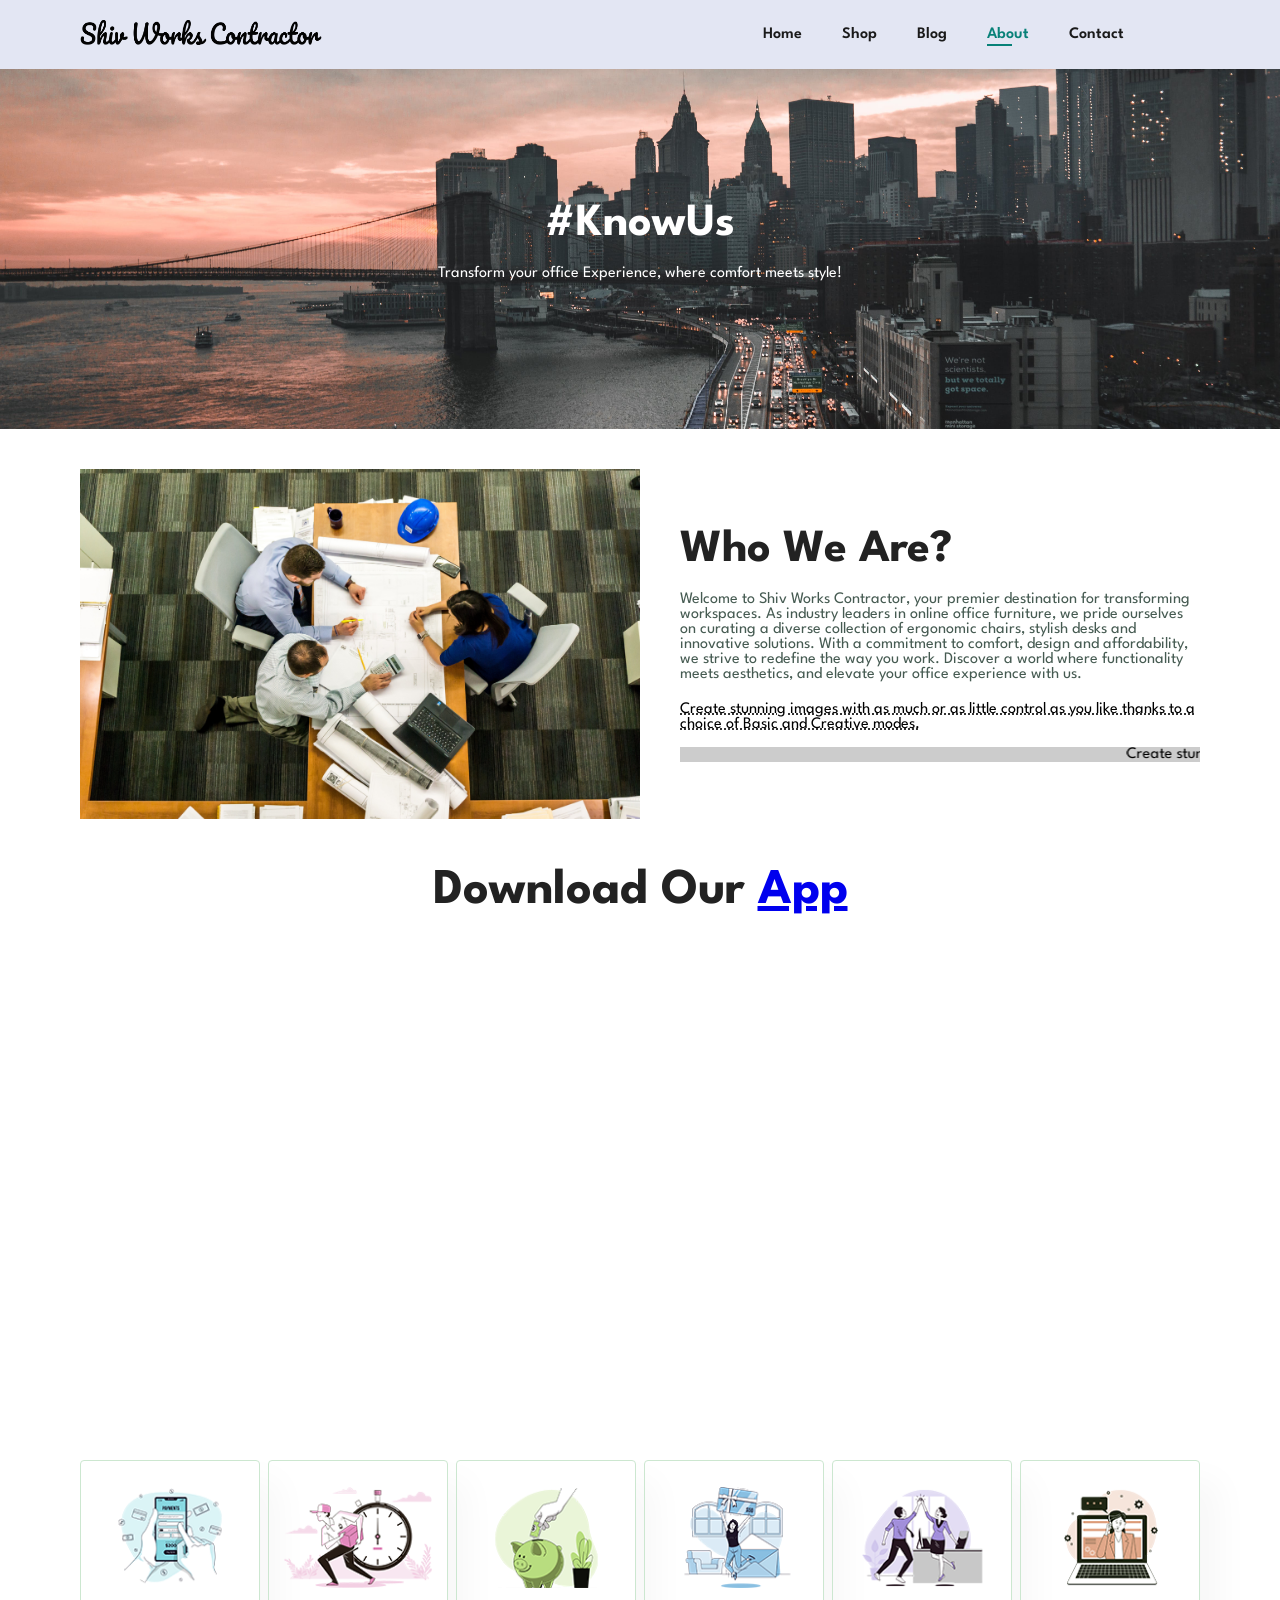
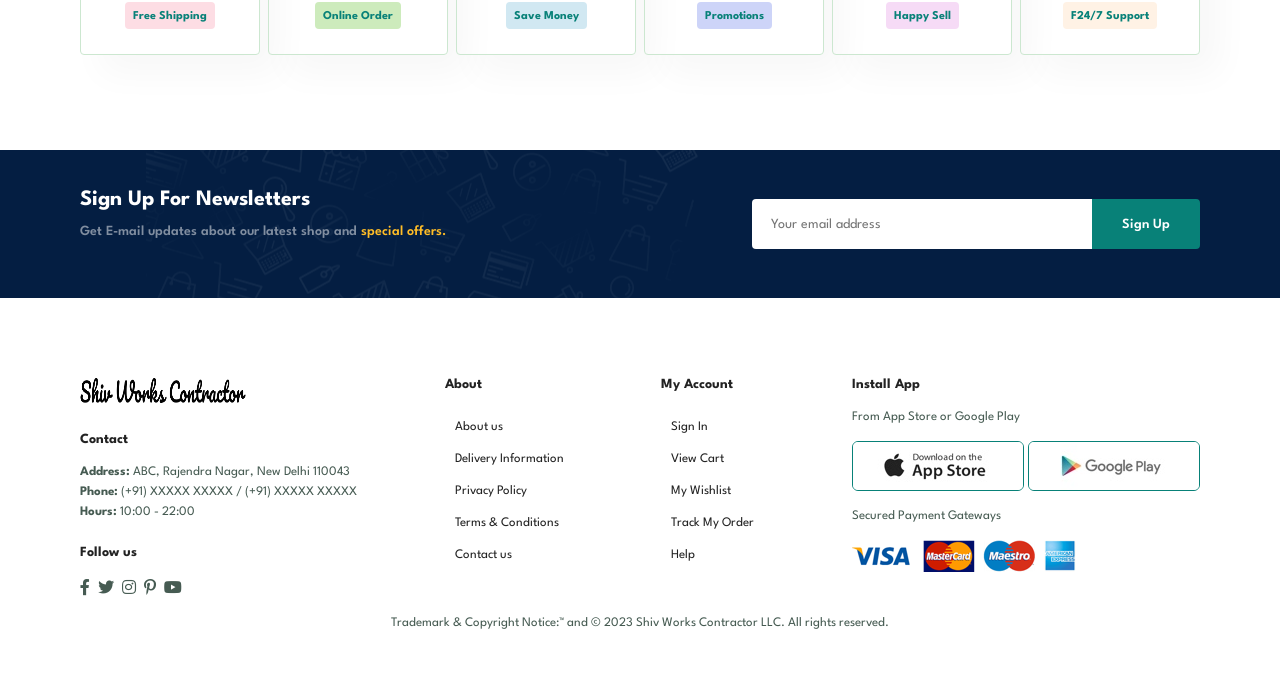
<file: about.html>
<!DOCTYPE html>
<html lang="en">
  <head>
    <meta charset="UTF-8" />
    <meta http-equiv="X-UA-Compatible" content="IE = edge" />
    <meta name="viewport" content="width=device-width, initial-scale=1.0" />
    <title>ECommerce Website</title>
    <link
      rel="stylesheet"
      href="https://pro.fontawesome.com/releases/v5.10.0/css/all.css"
    />
    <link rel="stylesheet" href="style.css" />
  </head>
  <body>
    <section id="header">
      <a href="#"
        ><img src="img/logo.png" width="90%" height="25dp" class="logo" alt=""
      /></a>

      <div>
        <ul id="navbar">
          <li><a href="index.html">Home</a></li>
          <li><a href="shop.html">Shop</a></li>
          <li><a href="blog.html">Blog</a></li>
          <li><a class="active" href="about.html">About</a></li>
          <li><a href="contact.html">Contact</a></li>
          <li id="lg-bag">
            <a href="cart.html"><i class="far fa-shopping-bag"></i></a>
          </li>
          <a href="#" id="close"><i class="far fa-times"></i></a>
        </ul>
      </div>
      <div id="mobile">
        <a href="cart.html"><i class="far fa-shopping-bag"></i></a>
        <i id="bar" class="fas fa-outdent"></i>
      </div>
    </section>

    <section id="page-header" class="about-header">
      <h2>#KnowUs</h2>
      <p>Transform your office Experience, where comfort meets style!</p>
    </section>

    <section id="about-head" class="section-p1">
        <img src="img/About/b1.jpg" alt="">
        <div>
            <h2>Who We Are?</h2>
            <p>
                Welcome to Shiv Works Contractor, your premier destination for transforming workspaces. As industry leaders in online office furniture, we pride ourselves on curating a diverse collection of ergonomic chairs, stylish desks and innovative solutions. With a commitment to comfort, design and affordability, we strive to redefine the way you work. Discover a world where functionality meets aesthetics, and elevate your office experience with us.
            </p>
            <abbr title="">
                Create stunning images with as much or as little control as you like thanks to a choice of Basic and Creative modes.
            </abbr>
            <br><br>
            <marquee bgcolor = "#ccc" loop = "-1" scrollamount = "5" width = "100%">Create stunning images with as much or as little control as you like thanks to a choice of Basic and Creative modes.</marquee>
        </div>
    </section>

    <section id="about-app" class="">
        <h1>Download Our <a href="#">App</a></h1>
        <div class="video">
            <video autoplay muted loop src="img/About/2.mp4"></video>
        </div>
    </section>

    <section id="feature" class="section-p1">
        <div class="fe-box">
            <img src="img/features/f1.png" alt="">
            <h6>Free Shipping</h6>
        </div>
        <div class="fe-box">
            <img src="img/features/f2.png" alt="">
            <h6>Online Order</h6>
        </div>
        <div class="fe-box">
            <img src="img/features/f3.png" alt="">
            <h6>Save Money</h6>
        </div>
        <div class="fe-box">
            <img src="img/features/f4.png" alt="">
            <h6>Promotions</h6>
        </div>
        <div class="fe-box">
            <img src="img/features/f5.png" alt="">
            <h6>Happy Sell</h6>
        </div>
        <div class="fe-box">
            <img src="img/features/f6.png" alt="">
            <h6>F24/7 Support</h6>
        </div>
    </section>

    <section id="newsletter" class="section-p1 section-m1">
        <div class="newstext">
            <h4>Sign Up For Newsletters</h4>
            <p>Get E-mail updates about our latest shop and <span>special offers.</span></p>
        </div>
        <div class="form">
            <input type="text" placeholder="Your email address">
            <button class="normal">Sign Up</button>
        </div>
    </section>

    <footer class="section-p1">
      <div class="col">
        <img class="logo" src="img/logo.png" alt="" width="60%" height="25dp" />
        <h4>Contact</h4>
        <p>
          <strong>Address:</strong> ABC, Rajendra Nagar, New Delhi
          110043
        </p>
        <p><strong>Phone:</strong> (+91) XXXXX XXXXX / (+91) XXXXX XXXXX</p>
        <p><strong>Hours:</strong> 10:00 - 22:00</p>
        <div class="follow">
          <h4>Follow us</h4>
          <div class="icon">
            <i class="fab fa-facebook-f"></i>
            <i class="fab fa-twitter"></i>
            <i class="fab fa-instagram"></i>
            <i class="fab fa-pinterest-p"></i>
            <i class="fab fa-youtube"></i>
          </div>
        </div>
      </div>

      <div class="col">
        <h4>About</h4>
        <a href="#">About us</a>
        <a href="#">Delivery Information</a>
        <a href="#">Privacy Policy</a>
        <a href="#">Terms & Conditions</a>
        <a href="#">Contact us</a>
      </div>

      <div class="col">
        <h4>My Account</h4>
        <a href="#">Sign In</a>
        <a href="#">View Cart</a>
        <a href="#">My Wishlist</a>
        <a href="#">Track My Order</a>
        <a href="#">Help</a>
      </div>

      <div class="col install">
        <h4>Install App</h4>
        <p>From App Store or Google Play</p>
        <div class="row">
          <img src="img/pay/app.jpg" alt="" />
          <img src="img/pay/play.jpg" alt="" />
        </div>
        <p>Secured Payment Gateways</p>
        <img src="img/pay/pay.png" alt="" />
      </div>

      <div class="copyright">
        <p>
          Trademark & Copyright Notice:™ and © 2023 Shiv Works Contractor LLC.
          All rights reserved.
        </p>
      </div>
    </footer>

    <script src="script.js"></script>
  </body>
</html>
</file>
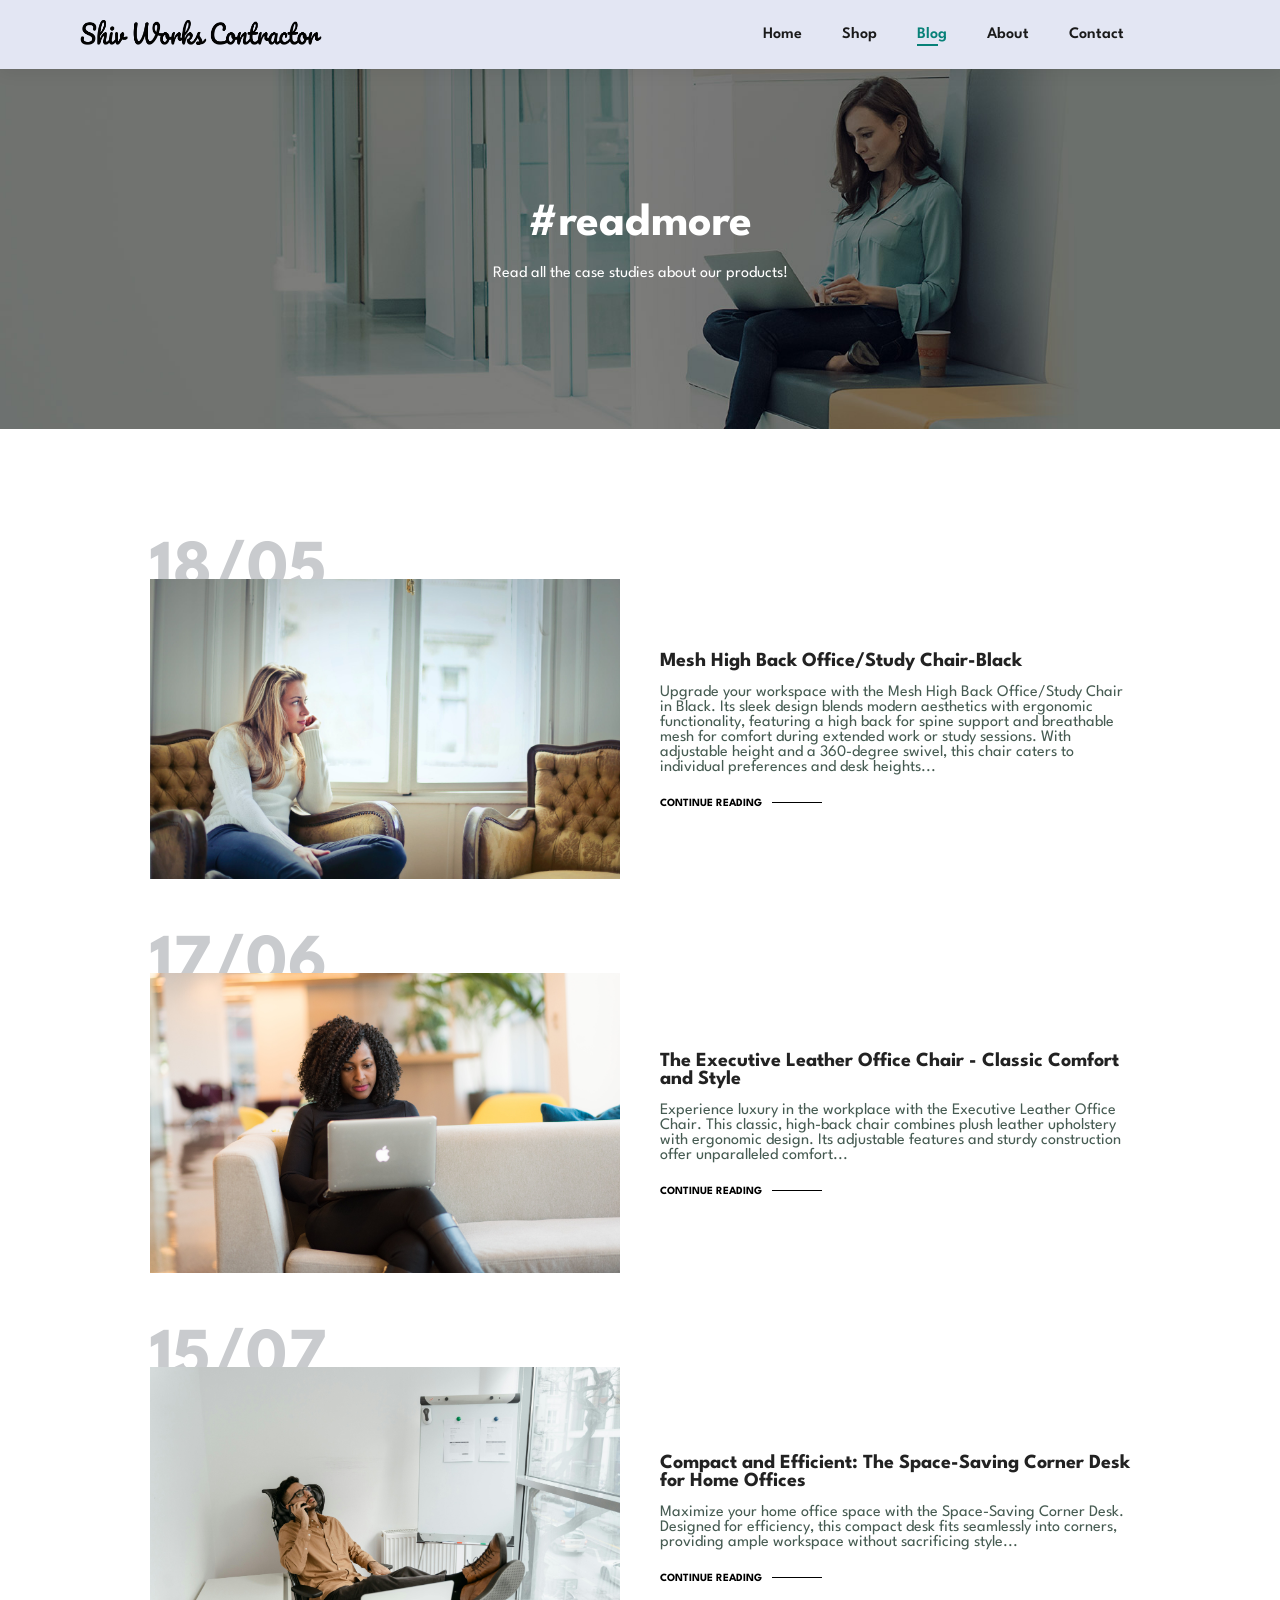
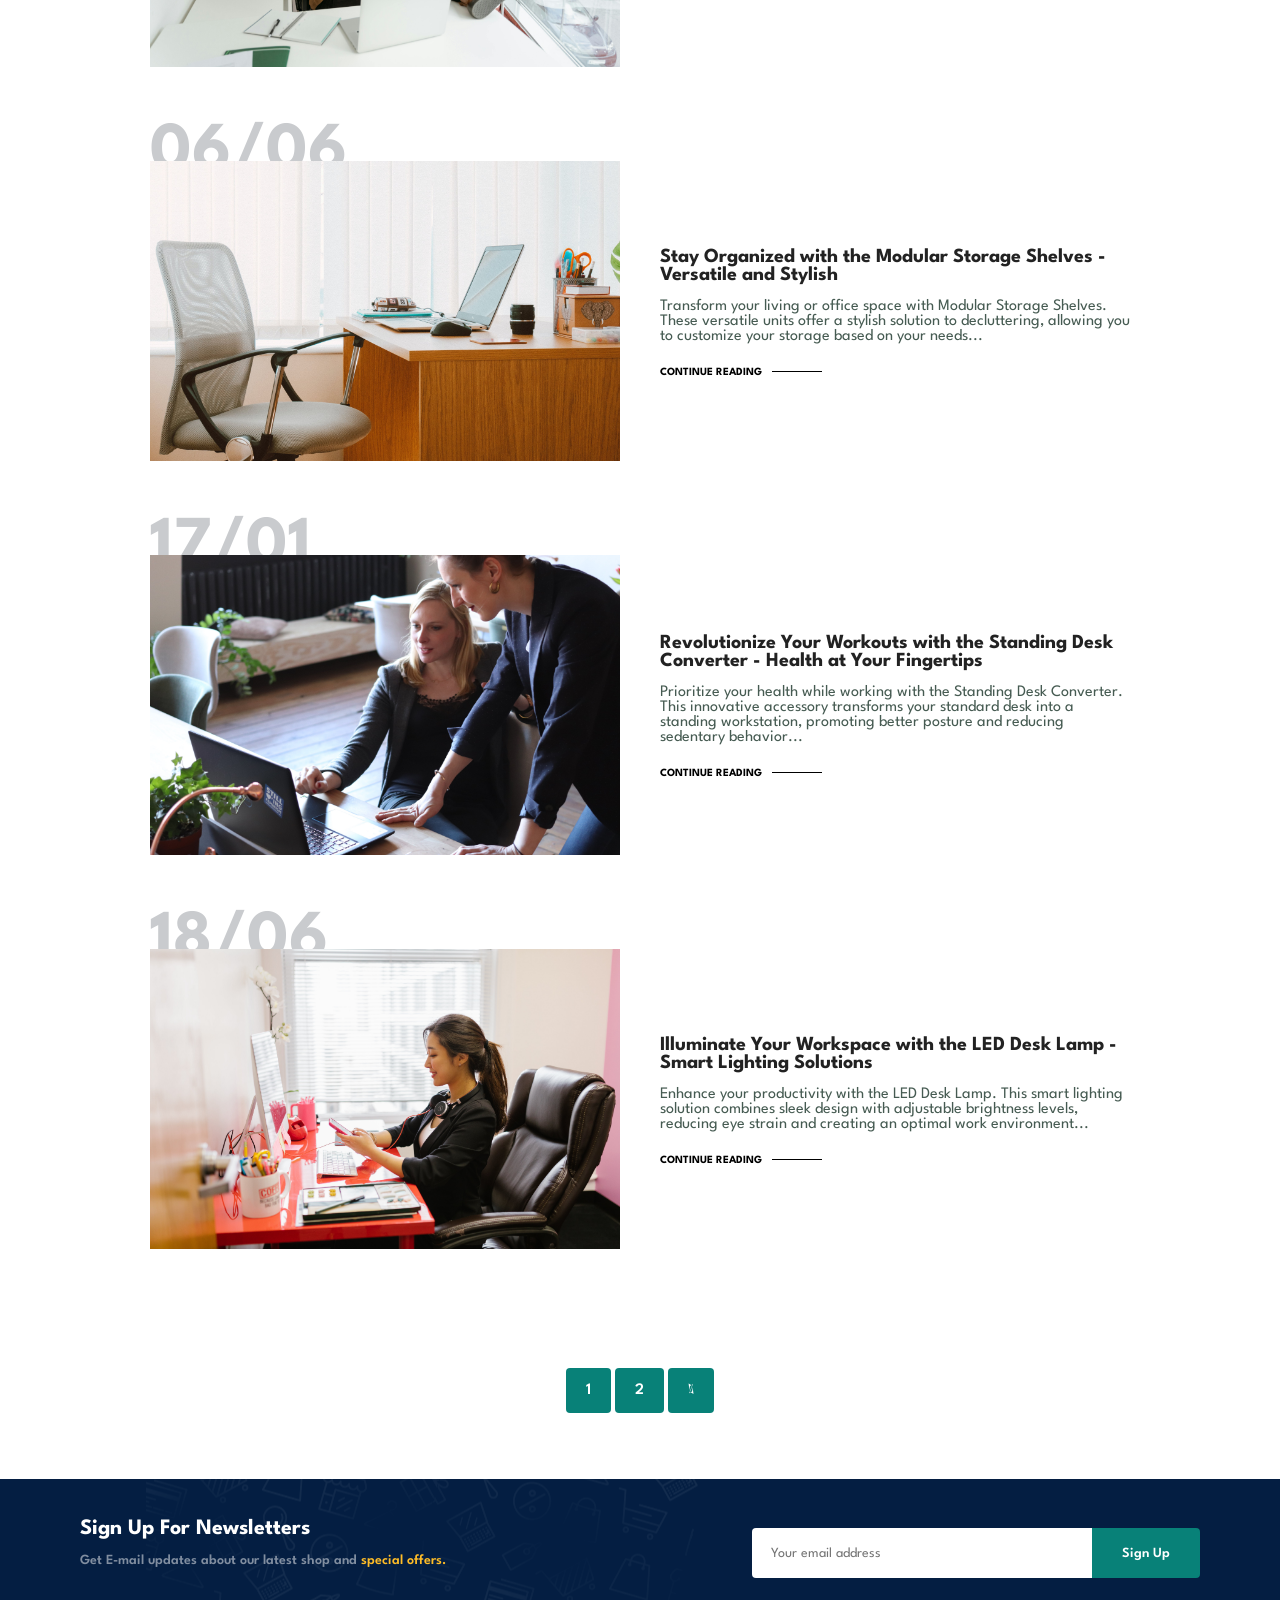
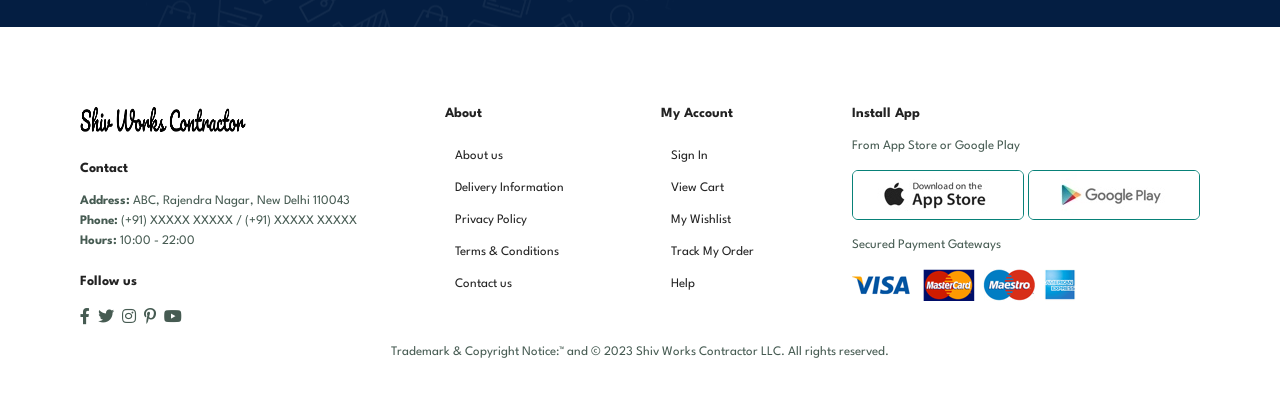
<file: blog.html>
<!DOCTYPE html>
<html lang="en">
  <head>
    <meta charset="UTF-8" />
    <meta http-equiv="X-UA-Compatible" content="IE = edge" />
    <meta name="viewport" content="width=device-width, initial-scale=1.0" />
    <title>ECommerce Website</title>
    <link
      rel="stylesheet"
      href="https://pro.fontawesome.com/releases/v5.10.0/css/all.css"
    />
    <link rel="stylesheet" href="style.css" />
  </head>
  <body>
    <section id="header">
      <a href="#"
        ><img src="img/logo.png" width="90%" height="25dp" class="logo" alt=""
      /></a>

      <div>
        <ul id="navbar">
          <li><a href="index.html">Home</a></li>
          <li><a href="shop.html">Shop</a></li>
          <li><a class="active" href="blog.html">Blog</a></li>
          <li><a href="about.html">About</a></li>
          <li><a href="contact.html">Contact</a></li>
          <li id="lg-bag">
            <a href="cart.html"><i class="far fa-shopping-bag"></i></a>
          </li>
          <a href="#" id="close"><i class="far fa-times"></i></a>
        </ul>
      </div>
      <div id="mobile">
        <a href="cart.html"><i class="far fa-shopping-bag"></i></a>
        <i id="bar" class="fas fa-outdent"></i>
      </div>
    </section>

    <section id="page-header" class="blog-header">
      <h2>#readmore</h2>
      <p>Read all the case studies about our products!</p>
    </section>

    <section id="blog">
      <div class="blog-box">
        <div class="blog-img">
          <img src="img/blog/b1.jpg" alt="" />
        </div>
        <div class="blog-details">
          <h4>Mesh High Back Office/Study Chair-Black</h4>
          <p>
            Upgrade your workspace with the Mesh High Back Office/Study Chair in Black. Its sleek design blends modern aesthetics with ergonomic functionality, featuring a high back for spine support and breathable mesh for comfort during extended work or study sessions. With adjustable height and a 360-degree swivel, this chair caters to individual preferences and desk heights...
          </p>
          <a href="#">CONTINUE READING</a>
        </div>
        <h1>18/05</h1>
      </div>

      <div class="blog-box">
        <div class="blog-img">
          <img src="img/blog/b2.jpg" alt="" />
        </div>
        <div class="blog-details">
          <h4>The Executive Leather Office Chair - Classic Comfort and Style</h4>
          <p>
            Experience luxury in the workplace with the Executive Leather Office Chair. This classic, high-back chair combines plush leather upholstery with ergonomic design. Its adjustable features and sturdy construction offer unparalleled comfort...
          </p>
          <a href="#">CONTINUE READING</a>
        </div>
        <h1>17/06</h1>
      </div>

      <div class="blog-box">
        <div class="blog-img">
          <img src="img/blog/b10.jpg" alt="" />
        </div>
        <div class="blog-details">
          <h4>Compact and Efficient: The Space-Saving Corner Desk for Home Offices</h4>
          <p>
            Maximize your home office space with the Space-Saving Corner Desk. Designed for efficiency, this compact desk fits seamlessly into corners, providing ample workspace without sacrificing style...
          </p>
          <a href="#">CONTINUE READING</a>
        </div>
        <h1>15/07</h1>
      </div>

      <div class="blog-box">
        <div class="blog-img">
          <img src="img/blog/b4.jpg" alt="" />
        </div>
        <div class="blog-details">
          <h4>Stay Organized with the Modular Storage Shelves - Versatile and Stylish</h4>
          <p>
            Transform your living or office space with Modular Storage Shelves. These versatile units offer a stylish solution to decluttering, allowing you to customize your storage based on your needs...
          </p>
          <a href="#">CONTINUE READING</a>
        </div>
        <h1>06/06</h1>
      </div>

      <div class="blog-box">
        <div class="blog-img">
          <img src="img/blog/b9.jpg" alt="" />
        </div>
        <div class="blog-details">
          <h4>Revolutionize Your Workouts with the Standing Desk Converter - Health at Your Fingertips</h4>
          <p>
            Prioritize your health while working with the Standing Desk Converter. This innovative accessory transforms your standard desk into a standing workstation, promoting better posture and reducing sedentary behavior...
          </p>
          <a href="#">CONTINUE READING</a>
        </div>
        <h1>17/01</h1>
      </div>
      
      <div class="blog-box">
        <div class="blog-img">
          <img src="img/blog/b8.jpg" alt="" />
        </div>
        <div class="blog-details">
          <h4>Illuminate Your Workspace with the LED Desk Lamp - Smart Lighting Solutions</h4>
          <p>
            Enhance your productivity with the LED Desk Lamp. This smart lighting solution combines sleek design with adjustable brightness levels, reducing eye strain and creating an optimal work environment...
          </p>
          <a href="#">CONTINUE READING</a>
        </div>
        <h1>18/06</h1>
      </div>
    </section>

    <section id="pagination" class="section-p1">
      <a href="#">1</a>
      <a href="#">2</a>
      <a href="#"><i class="fal fa-long-arrow-alt-right"></i></a>
    </section>

    <section id="newsletter" class="section-p1 section-m1">
      <div class="newstext">
        <h4>Sign Up For Newsletters</h4>
        <p>
          Get E-mail updates about our latest shop and
          <span>special offers.</span>
        </p>
      </div>
      <div class="form">
        <input type="text" placeholder="Your email address" />
        <button class="normal">Sign Up</button>
      </div>
    </section>

    <footer class="section-p1">
      <div class="col">
        <img class="logo" src="img/logo.png" alt="" width="60%" height="25dp" />
        <h4>Contact</h4>
        <p>
          <strong>Address:</strong> ABC, Rajendra Nagar, New Delhi
          110043
        </p>
        <p><strong>Phone:</strong> (+91) XXXXX XXXXX / (+91) XXXXX XXXXX</p>
        <p><strong>Hours:</strong> 10:00 - 22:00</p>
        <div class="follow">
          <h4>Follow us</h4>
          <div class="icon">
            <i class="fab fa-facebook-f"></i>
            <i class="fab fa-twitter"></i>
            <i class="fab fa-instagram"></i>
            <i class="fab fa-pinterest-p"></i>
            <i class="fab fa-youtube"></i>
          </div>
        </div>
      </div>

      <div class="col">
        <h4>About</h4>
        <a href="#">About us</a>
        <a href="#">Delivery Information</a>
        <a href="#">Privacy Policy</a>
        <a href="#">Terms & Conditions</a>
        <a href="#">Contact us</a>
      </div>

      <div class="col">
        <h4>My Account</h4>
        <a href="#">Sign In</a>
        <a href="#">View Cart</a>
        <a href="#">My Wishlist</a>
        <a href="#">Track My Order</a>
        <a href="#">Help</a>
      </div>

      <div class="col install">
        <h4>Install App</h4>
        <p>From App Store or Google Play</p>
        <div class="row">
          <img src="img/pay/app.jpg" alt="" />
          <img src="img/pay/play.jpg" alt="" />
        </div>
        <p>Secured Payment Gateways</p>
        <img src="img/pay/pay.png" alt="" />
      </div>

      <div class="copyright">
        <p>
          Trademark & Copyright Notice:™ and © 2023 Shiv Works Contractor LLC.
          All rights reserved.
        </p>
      </div>
    </footer>

    <script src="script.js"></script>
  </body>
</html>
</file>
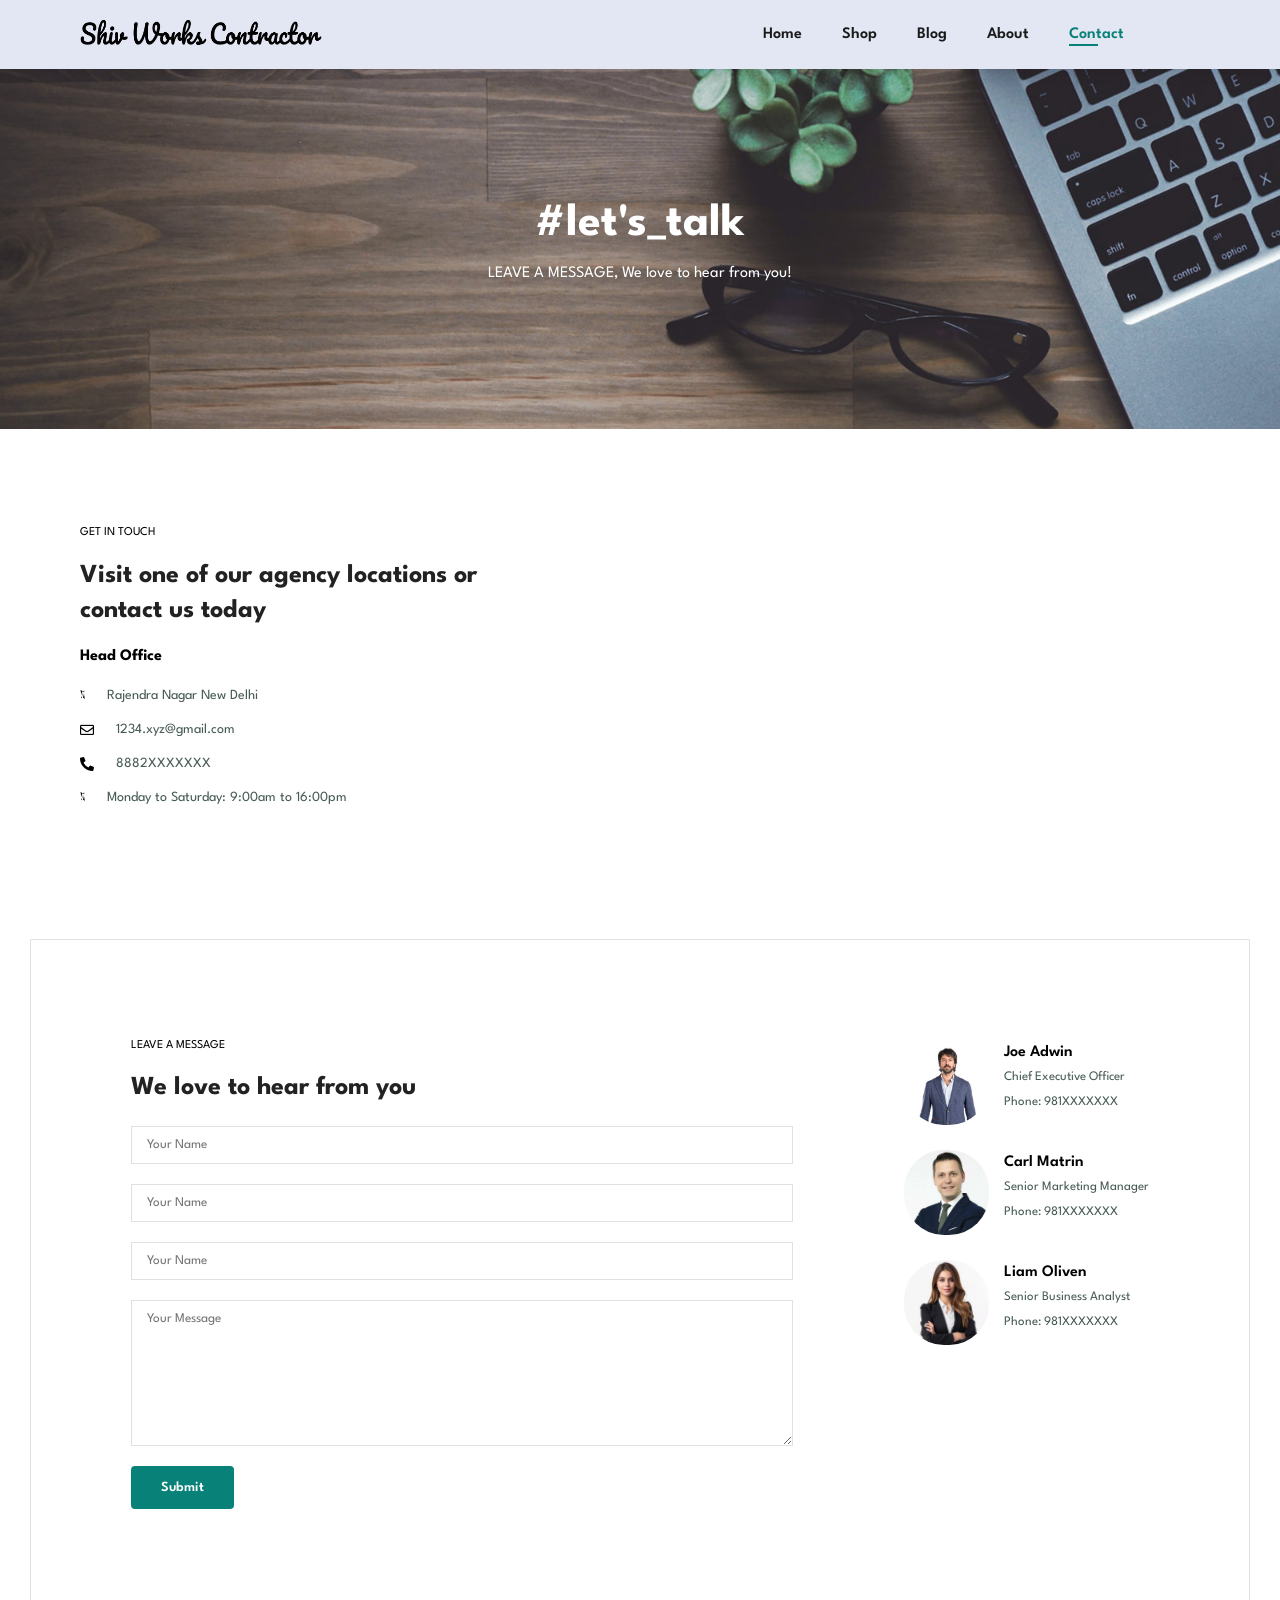
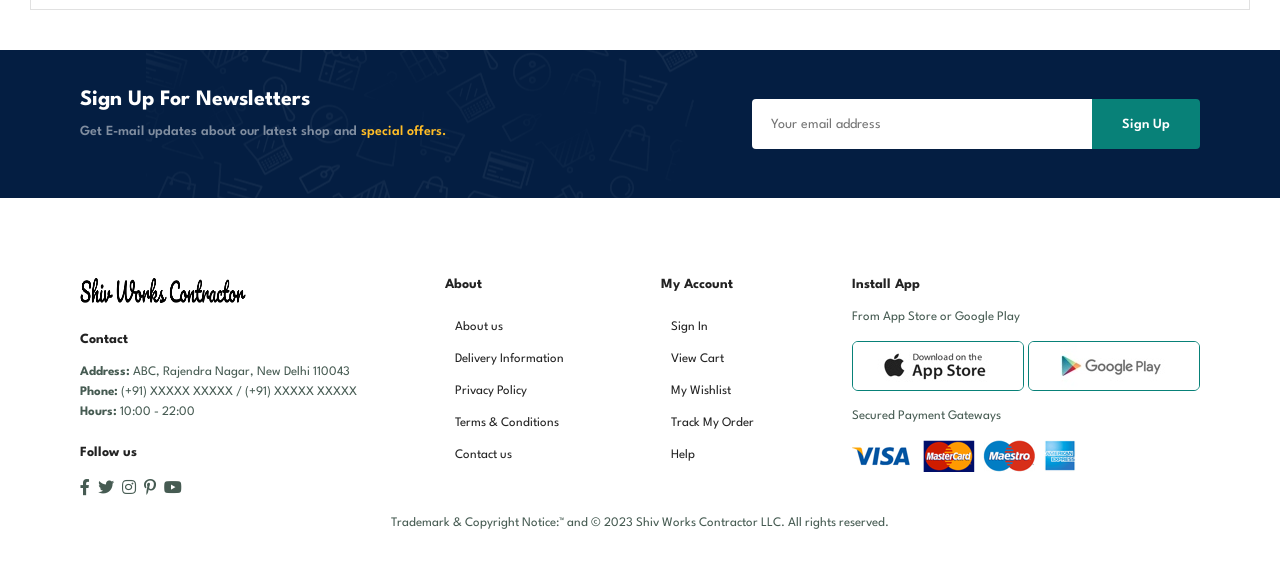
<file: contact.html>
<!DOCTYPE html>
<html lang="en">
  <head>
    <meta charset="UTF-8" />
    <meta http-equiv="X-UA-Compatible" content="IE = edge" />
    <meta name="viewport" content="width=device-width, initial-scale=1.0" />
    <title>ECommerce Website</title>
    <link
      rel="stylesheet"
      href="https://pro.fontawesome.com/releases/v5.10.0/css/all.css"
    />
    <link rel="stylesheet" href="style.css" />
  </head>
  <body>
    <section id="header">
      <a href="#"
        ><img src="img/logo.png" width="90%" height="25dp" class="logo" alt=""
      /></a>

      <div>
        <ul id="navbar">
          <li><a href="index.html">Home</a></li>
          <li><a href="shop.html">Shop</a></li>
          <li><a href="blog.html">Blog</a></li>
          <li><a href="about.html">About</a></li>
          <li><a class="active" href="contact.html">Contact</a></li>
          <li id="lg-bag">
            <a href="cart.html"><i class="far fa-shopping-bag"></i></a>
          </li>
          <a href="#" id="close"><i class="far fa-times"></i></a>
        </ul>
      </div>
      <div id="mobile">
        <a href="cart.html"><i class="far fa-shopping-bag"></i></a>
        <i id="bar" class="fas fa-outdent"></i>
      </div>
    </section>

    <section id="page-header" class="contact-header">
      <h2>#let's_talk</h2>
      <p>LEAVE A MESSAGE, We love to hear from you!</p>
    </section>

    <section id="contact-details" class="section-p1">
        <div class="details">
            <span>GET IN TOUCH</span>
            <h2>Visit one of our agency locations or contact us today</h2>
            <h3>Head Office</h3>
            <div>
                <li>
                    <i class="fal fa-map"></i>
                    <p>Rajendra Nagar New Delhi</p>
                </li>
                <li>
                    <i class="far fa-envelope"></i>
                    <p>1234.xyz@gmail.com</p>
                </li>
                <li>
                    <i class="fas fa-phone-alt"></i>
                    <p>8882XXXXXXX</p>
                </li>
                <li>
                    <i class="fal fa-clock"></i>
                    <p>Monday to Saturday: 9:00am to 16:00pm</p>
                </li>
            </div>
        </div>

        <div class="map">
            <iframe src="https://www.google.com/maps/embed?pb=!1m18!1m12!1m3!1d3501.988101709125!2d77.01539219999998!3d28.630118699999993!2m3!1f0!2f0!3f0!3m2!1i1024!2i768!4f13.1!3m3!1m2!1s0x390d056125fb9a4b%3A0x261417579637a92d!2sShiv%20Works%20Contractor!5e0!3m2!1sen!2sin!4v1704435036617!5m2!1sen!2sin" width="600" height="450" style="border:0;" allowfullscreen="" loading="lazy" referrerpolicy="no-referrer-when-downgrade"></iframe>
        </div>
    </section>

    <section id="form-details">
        <form action="">
            <span>LEAVE A MESSAGE</span>
            <h2>We love to hear from you</h2>
            <input type="text" placeholder="Your Name">
            <input type="text" placeholder="Your Name">
            <input type="text" placeholder="Your Name">
            <textarea name="" id="" cols="30" rows="10" placeholder="Your Message"></textarea>
            <button class="normal">Submit</button>
        </form>

        <div class="people">
            <div>
                <img src="img/people/1.jpeg" alt="">
                <p><span>Joe Adwin</span> Chief Executive Officer<br>Phone: 981XXXXXXX</p>
            </div>
            <div>
                <img src="img/people/2.jpeg" alt="">
                <p><span>Carl Matrin</span> Senior Marketing Manager<br>Phone: 981XXXXXXX</p>
            </div>
            <div>
                <img src="img/people/3.jpeg" alt="">
                <p><span>Liam Oliven</span> Senior Business Analyst<br>Phone: 981XXXXXXX</p>
            </div>
        </div>
    </section>

    <section id="newsletter" class="section-p1 section-m1">
        <div class="newstext">
            <h4>Sign Up For Newsletters</h4>
            <p>Get E-mail updates about our latest shop and <span>special offers.</span></p>
        </div>
        <div class="form">
            <input type="text" placeholder="Your email address">
            <button class="normal">Sign Up</button>
        </div>
    </section>

    <footer class="section-p1">
      <div class="col">
        <img class="logo" src="img/logo.png" alt="" width="60%" height="25dp" />
        <h4>Contact</h4>
        <p>
          <strong>Address:</strong> ABC, Rajendra Nagar, New Delhi
          110043
        </p>
        <p><strong>Phone:</strong> (+91) XXXXX XXXXX / (+91) XXXXX XXXXX</p>
        <p><strong>Hours:</strong> 10:00 - 22:00</p>
        <div class="follow">
          <h4>Follow us</h4>
          <div class="icon">
            <i class="fab fa-facebook-f"></i>
            <i class="fab fa-twitter"></i>
            <i class="fab fa-instagram"></i>
            <i class="fab fa-pinterest-p"></i>
            <i class="fab fa-youtube"></i>
          </div>
        </div>
      </div>

      <div class="col">
        <h4>About</h4>
        <a href="#">About us</a>
        <a href="#">Delivery Information</a>
        <a href="#">Privacy Policy</a>
        <a href="#">Terms & Conditions</a>
        <a href="#">Contact us</a>
      </div>

      <div class="col">
        <h4>My Account</h4>
        <a href="#">Sign In</a>
        <a href="#">View Cart</a>
        <a href="#">My Wishlist</a>
        <a href="#">Track My Order</a>
        <a href="#">Help</a>
      </div>

      <div class="col install">
        <h4>Install App</h4>
        <p>From App Store or Google Play</p>
        <div class="row">
          <img src="img/pay/app.jpg" alt="" />
          <img src="img/pay/play.jpg" alt="" />
        </div>
        <p>Secured Payment Gateways</p>
        <img src="img/pay/pay.png" alt="" />
      </div>

      <div class="copyright">
        <p>
          Trademark & Copyright Notice:™ and © 2023 Shiv Works Contractor LLC.
          All rights reserved.
        </p>
      </div>
    </footer>

    <script src="script.js"></script>
  </body>
</html>
</file>
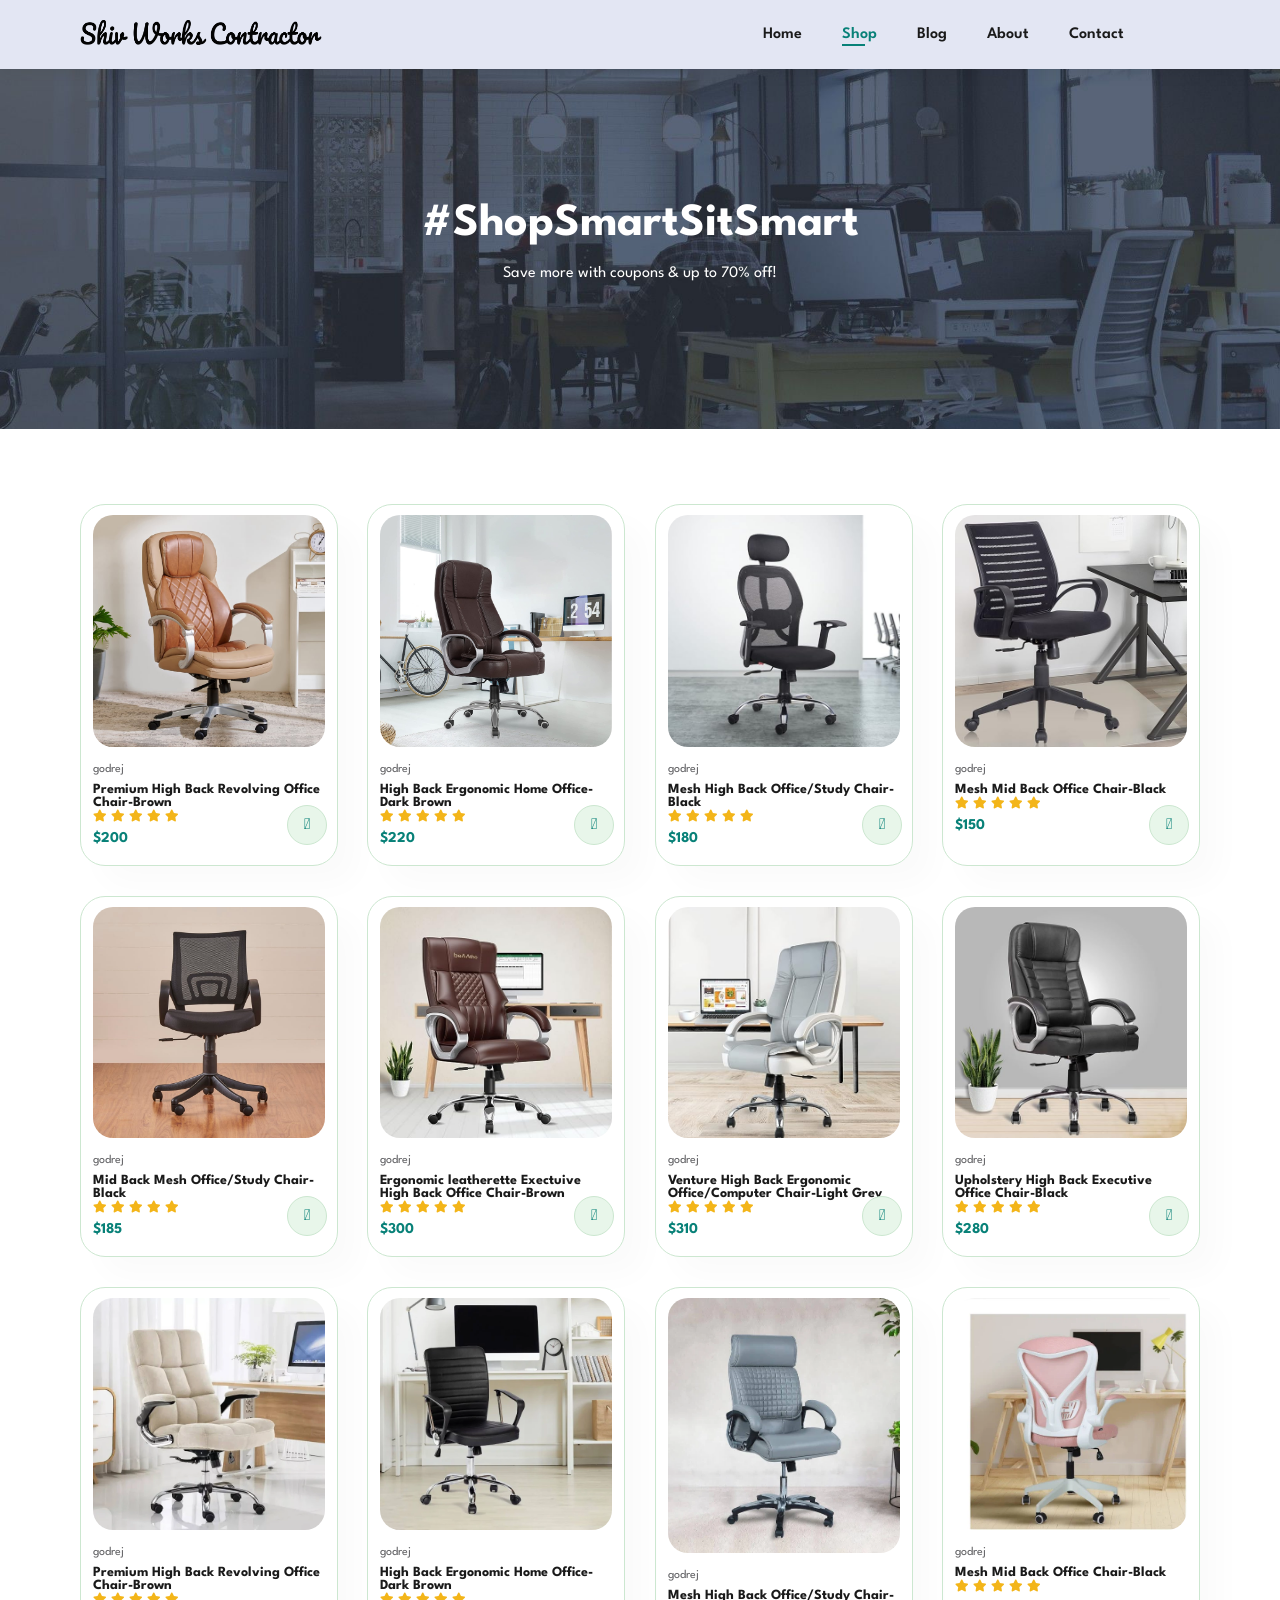
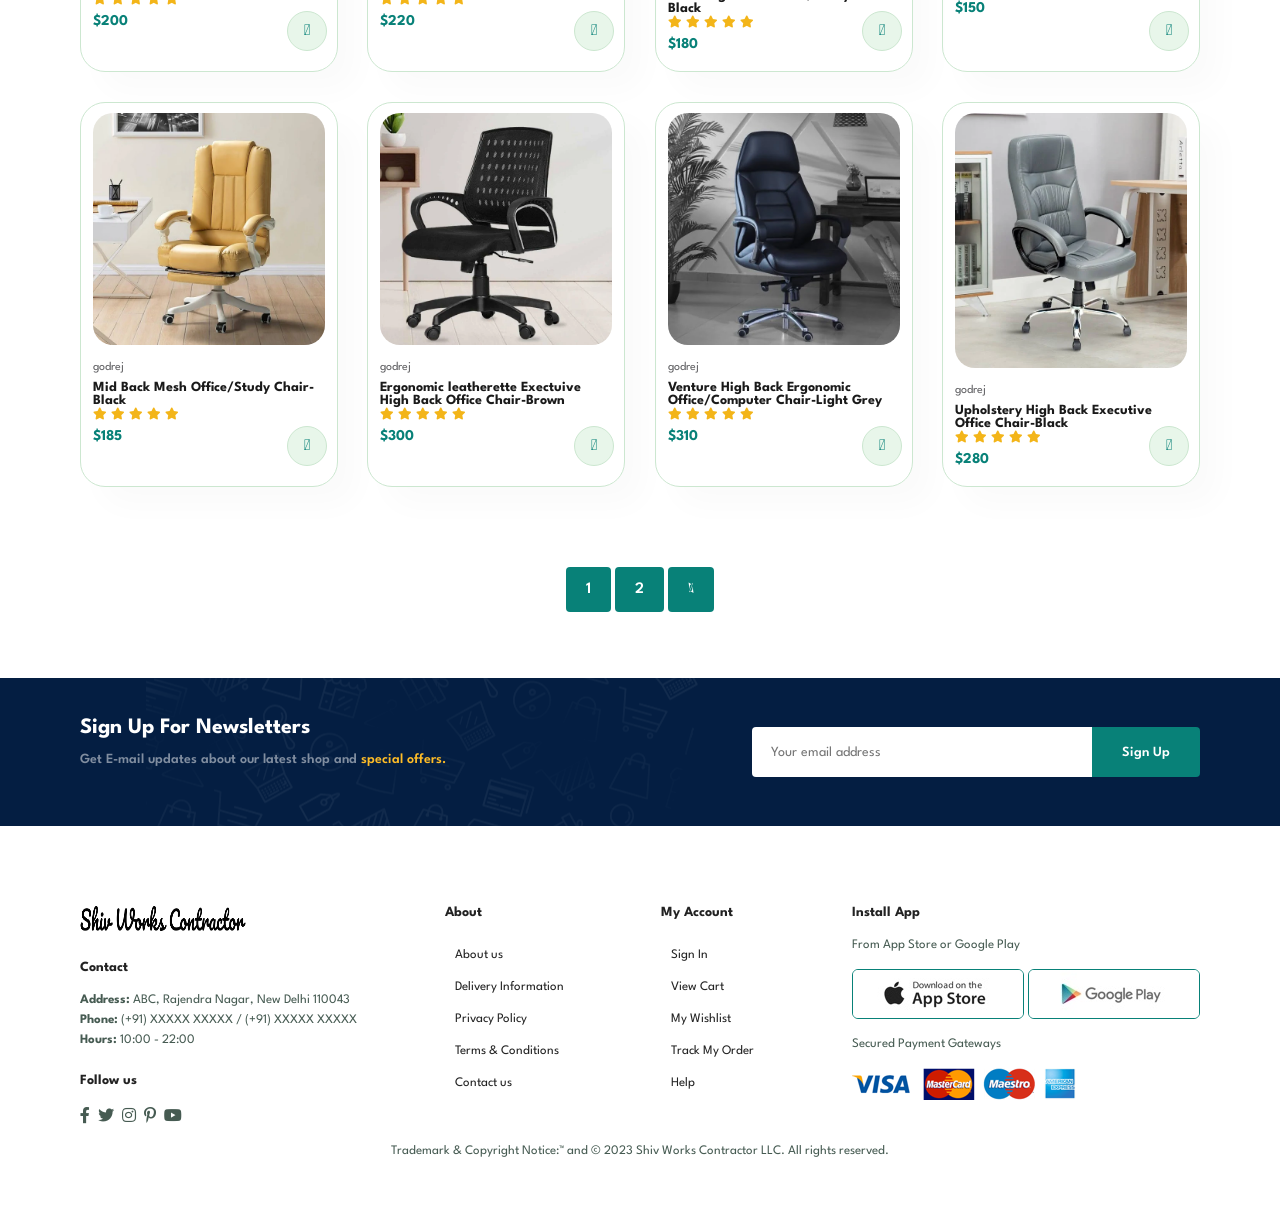
<file: shop.html>
<!DOCTYPE html>
<html lang="en">
<head>
    <meta charset="UTF-8">
    <meta http-equiv="X-UA-Compatible" content="IE = edge">
    <meta name="viewport" content="width=device-width, initial-scale=1.0">
    <title>ECommerce Website</title>
    <link rel="stylesheet" href="https://pro.fontawesome.com/releases/v5.10.0/css/all.css" />
    <link rel = "stylesheet" href = "style.css">
</head>
<body>
    <section id = "header">
        <a href="#"><img src="img/logo.png" width="90%" height="25dp" class = "logo" alt=""></a>

        <div>
            <ul id = "navbar">
                <li><a href="index.html">Home</a></li>
                <li><a class = "active" href="shop.html">Shop</a></li>
                <li><a href="blog.html">Blog</a></li>
                <li><a href="about.html">About</a></li>
                <li><a href="contact.html">Contact</a></li>
                <li id="lg-bag"><a href="cart.html"><i class="far fa-shopping-bag"></i></a></li>
                <a href="#" id="close"><i class="far fa-times"></i></a>
            </ul>
        </div>
        <div id = "mobile">
            <a href="cart.html"><i class="far fa-shopping-bag"></i></a>
            <i id = "bar" class="fas fa-outdent"></i>
        </div>
    </section>

    <section id = "page-header">
        <h2>#ShopSmartSitSmart</h2>
        <p>Save more with coupons & up to 70% off!</p>

    </section>

    <section id="product1" class="section-p1">
        <div class="pro-container">
            <div class="pro" onclick="window.location.href = 'sproduct.html';">
                <img src="img/products/f1.jpg" alt="">
                <div class="des">
                    <span>godrej</span>
                    <h5>Premium High Back Revolving Office Chair-Brown</h5>
                    <div class="star">
                        <i class="fas fa-star"></i>
                        <i class="fas fa-star"></i>
                        <i class="fas fa-star"></i>
                        <i class="fas fa-star"></i>
                        <i class="fas fa-star"></i>
                    </div>
                    <h4>$200</h4>
                </div>
                <a href="#"><i class="fal fa-shopping-cart cart"></i></a>
            </div>
            <div class="pro" onclick="window.location.href = 'sproduct.html';">
                <img src="img/products/f2.jpg" alt="">
                <div class="des">
                    <span>godrej</span>
                    <h5>High Back Ergonomic Home Office-Dark Brown</h5>
                    <div class="star">
                        <i class="fas fa-star"></i>
                        <i class="fas fa-star"></i>
                        <i class="fas fa-star"></i>
                        <i class="fas fa-star"></i>
                        <i class="fas fa-star"></i>
                    </div>
                    <h4>$220</h4>
                </div>
                <a href="#"><i class="fal fa-shopping-cart cart"></i></a>
            </div>
            <div class="pro">
                <img src="img/products/f3.jpg" alt="">
                <div class="des">
                    <span>godrej</span>
                    <h5>Mesh High Back Office/Study Chair-Black</h5>
                    <div class="star">
                        <i class="fas fa-star"></i>
                        <i class="fas fa-star"></i>
                        <i class="fas fa-star"></i>
                        <i class="fas fa-star"></i>
                        <i class="fas fa-star"></i>
                    </div>
                    <h4>$180</h4>
                </div>
                <a href="#"><i class="fal fa-shopping-cart cart"></i></a>
            </div>
            <div class="pro">
                <img src="img/products/f4.jpg" alt="">
                <div class="des">
                    <span>godrej</span>
                    <h5>Mesh Mid Back Office Chair-Black</h5>
                    <div class="star">
                        <i class="fas fa-star"></i>
                        <i class="fas fa-star"></i>
                        <i class="fas fa-star"></i>
                        <i class="fas fa-star"></i>
                        <i class="fas fa-star"></i>
                    </div>
                    <h4>$150</h4>
                </div>
                <a href="#"><i class="fal fa-shopping-cart cart"></i></a>
            </div>
            <div class="pro">
                <img src="img/products/f5.jpg" alt="">
                <div class="des">
                    <span>godrej</span>
                    <h5>Mid Back Mesh Office/Study Chair-Black</h5>
                    <div class="star">
                        <i class="fas fa-star"></i>
                        <i class="fas fa-star"></i>
                        <i class="fas fa-star"></i>
                        <i class="fas fa-star"></i>
                        <i class="fas fa-star"></i>
                    </div>
                    <h4>$185</h4>
                </div>
                <a href="#"><i class="fal fa-shopping-cart cart"></i></a>
            </div>
            <div class="pro">
                <img src="img/products/f6.jpg" alt="">
                <div class="des">
                    <span>godrej</span>
                    <h5>Ergonomic leatherette Exectuive High Back Office Chair-Brown</h5>
                    <div class="star">
                        <i class="fas fa-star"></i>
                        <i class="fas fa-star"></i>
                        <i class="fas fa-star"></i>
                        <i class="fas fa-star"></i>
                        <i class="fas fa-star"></i>
                    </div>
                    <h4>$300</h4>
                </div>
                <a href="#"><i class="fal fa-shopping-cart cart"></i></a>
            </div>
            <div class="pro">
                <img src="img/products/f7.jpg" alt="">
                <div class="des">
                    <span>godrej</span>
                    <h5>Venture High Back Ergonomic Office/Computer Chair-Light Grey</h5>
                    <div class="star">
                        <i class="fas fa-star"></i>
                        <i class="fas fa-star"></i>
                        <i class="fas fa-star"></i>
                        <i class="fas fa-star"></i>
                        <i class="fas fa-star"></i>
                    </div>
                    <h4>$310</h4>
                </div>
                <a href="#"><i class="fal fa-shopping-cart cart"></i></a>
            </div>
            <div class="pro">
                <img src="img/products/f8.jpg" alt="">
                <div class="des">
                    <span>godrej</span>
                    <h5>Upholstery High Back Executive Office Chair-Black</h5>
                    <div class="star">
                        <i class="fas fa-star"></i>
                        <i class="fas fa-star"></i>
                        <i class="fas fa-star"></i>
                        <i class="fas fa-star"></i>
                        <i class="fas fa-star"></i>
                    </div>
                    <h4>$280</h4>
                </div>
                <a href="#"><i class="fal fa-shopping-cart cart"></i></a>
            </div>
            <div class="pro">
                <img src="img/products/n1.jpg" alt="">
                <div class="des">
                    <span>godrej</span>
                    <h5>Premium High Back Revolving Office Chair-Brown</h5>
                    <div class="star">
                        <i class="fas fa-star"></i>
                        <i class="fas fa-star"></i>
                        <i class="fas fa-star"></i>
                        <i class="fas fa-star"></i>
                        <i class="fas fa-star"></i>
                    </div>
                    <h4>$200</h4>
                </div>
                <a href="#"><i class="fal fa-shopping-cart cart"></i></a>
            </div>
            <div class="pro">
                <img src="img/products/n2.jpg" alt="">
                <div class="des">
                    <span>godrej</span>
                    <h5>High Back Ergonomic Home Office-Dark Brown</h5>
                    <div class="star">
                        <i class="fas fa-star"></i>
                        <i class="fas fa-star"></i>
                        <i class="fas fa-star"></i>
                        <i class="fas fa-star"></i>
                        <i class="fas fa-star"></i>
                    </div>
                    <h4>$220</h4>
                </div>
                <a href="#"><i class="fal fa-shopping-cart cart"></i></a>
            </div>
            <div class="pro">
                <img src="img/products/n3.jpg" alt="">
                <div class="des">
                    <span>godrej</span>
                    <h5>Mesh High Back Office/Study Chair-Black</h5>
                    <div class="star">
                        <i class="fas fa-star"></i>
                        <i class="fas fa-star"></i>
                        <i class="fas fa-star"></i>
                        <i class="fas fa-star"></i>
                        <i class="fas fa-star"></i>
                    </div>
                    <h4>$180</h4>
                </div>
                <a href="#"><i class="fal fa-shopping-cart cart"></i></a>
            </div>
            <div class="pro">
                <img src="img/products/n4.jpg" alt="">
                <div class="des">
                    <span>godrej</span>
                    <h5>Mesh Mid Back Office Chair-Black</h5>
                    <div class="star">
                        <i class="fas fa-star"></i>
                        <i class="fas fa-star"></i>
                        <i class="fas fa-star"></i>
                        <i class="fas fa-star"></i>
                        <i class="fas fa-star"></i>
                    </div>
                    <h4>$150</h4>
                </div>
                <a href="#"><i class="fal fa-shopping-cart cart"></i></a>
            </div>
            <div class="pro">
                <img src="img/products/n5.jpg" alt="">
                <div class="des">
                    <span>godrej</span>
                    <h5>Mid Back Mesh Office/Study Chair-Black</h5>
                    <div class="star">
                        <i class="fas fa-star"></i>
                        <i class="fas fa-star"></i>
                        <i class="fas fa-star"></i>
                        <i class="fas fa-star"></i>
                        <i class="fas fa-star"></i>
                    </div>
                    <h4>$185</h4>
                </div>
                <a href="#"><i class="fal fa-shopping-cart cart"></i></a>
            </div>
            <div class="pro">
                <img src="img/products/n6.jpg" alt="">
                <div class="des">
                    <span>godrej</span>
                    <h5>Ergonomic leatherette Exectuive High Back Office Chair-Brown</h5>
                    <div class="star">
                        <i class="fas fa-star"></i>
                        <i class="fas fa-star"></i>
                        <i class="fas fa-star"></i>
                        <i class="fas fa-star"></i>
                        <i class="fas fa-star"></i>
                    </div>
                    <h4>$300</h4>
                </div>
                <a href="#"><i class="fal fa-shopping-cart cart"></i></a>
            </div>
            <div class="pro">
                <img src="img/products/n7.jpg" alt="">
                <div class="des">
                    <span>godrej</span>
                    <h5>Venture High Back Ergonomic Office/Computer Chair-Light Grey</h5>
                    <div class="star">
                        <i class="fas fa-star"></i>
                        <i class="fas fa-star"></i>
                        <i class="fas fa-star"></i>
                        <i class="fas fa-star"></i>
                        <i class="fas fa-star"></i>
                    </div>
                    <h4>$310</h4>
                </div>
                <a href="#"><i class="fal fa-shopping-cart cart"></i></a>
            </div>
            <div class="pro">
                <img src="img/products/n8.jpg" alt="">
                <div class="des">
                    <span>godrej</span>
                    <h5>Upholstery High Back Executive Office Chair-Black</h5>
                    <div class="star">
                        <i class="fas fa-star"></i>
                        <i class="fas fa-star"></i>
                        <i class="fas fa-star"></i>
                        <i class="fas fa-star"></i>
                        <i class="fas fa-star"></i>
                    </div>
                    <h4>$280</h4>
                </div>
                <a href="#"><i class="fal fa-shopping-cart cart"></i></a>
            </div>
        </div>
    </section>

    <section id="pagination" class="section-p1">
        <a href="#">1</a>
        <a href="#">2</a>
        <a href="#"><i class="fal fa-long-arrow-alt-right"></i></a>
    </section>

    <section id="newsletter" class="section-p1 section-m1">
        <div class="newstext">
            <h4>Sign Up For Newsletters</h4>
            <p>Get E-mail updates about our latest shop and <span>special offers.</span></p>
        </div>
        <div class="form">
            <input type="text" placeholder="Your email address">
            <button class="normal">Sign Up</button>
        </div>
    </section>

    <footer class="section-p1">
      <div class="col">
        <img class="logo" src="img/logo.png" alt="" width="60%" height="25dp" />
        <h4>Contact</h4>
        <p>
          <strong>Address:</strong> ABC, Rajendra Nagar, New Delhi
          110043
        </p>
        <p><strong>Phone:</strong> (+91) XXXXX XXXXX / (+91) XXXXX XXXXX</p>
        <p><strong>Hours:</strong> 10:00 - 22:00</p>
        <div class="follow">
          <h4>Follow us</h4>
          <div class="icon">
            <i class="fab fa-facebook-f"></i>
            <i class="fab fa-twitter"></i>
            <i class="fab fa-instagram"></i>
            <i class="fab fa-pinterest-p"></i>
            <i class="fab fa-youtube"></i>
          </div>
        </div>
      </div>

      <div class="col">
        <h4>About</h4>
        <a href="#">About us</a>
        <a href="#">Delivery Information</a>
        <a href="#">Privacy Policy</a>
        <a href="#">Terms & Conditions</a>
        <a href="#">Contact us</a>
      </div>

      <div class="col">
        <h4>My Account</h4>
        <a href="#">Sign In</a>
        <a href="#">View Cart</a>
        <a href="#">My Wishlist</a>
        <a href="#">Track My Order</a>
        <a href="#">Help</a>
      </div>

      <div class="col install">
        <h4>Install App</h4>
        <p>From App Store or Google Play</p>
        <div class="row">
          <img src="img/pay/app.jpg" alt="" />
          <img src="img/pay/play.jpg" alt="" />
        </div>
        <p>Secured Payment Gateways</p>
        <img src="img/pay/pay.png" alt="" />
      </div>

      <div class="copyright">
        <p>
          Trademark & Copyright Notice:™ and © 2023 Shiv Works Contractor LLC.
          All rights reserved.
        </p>
      </div>
    </footer>

    <script src="script.js"></script>
</body>
</html>
</file>
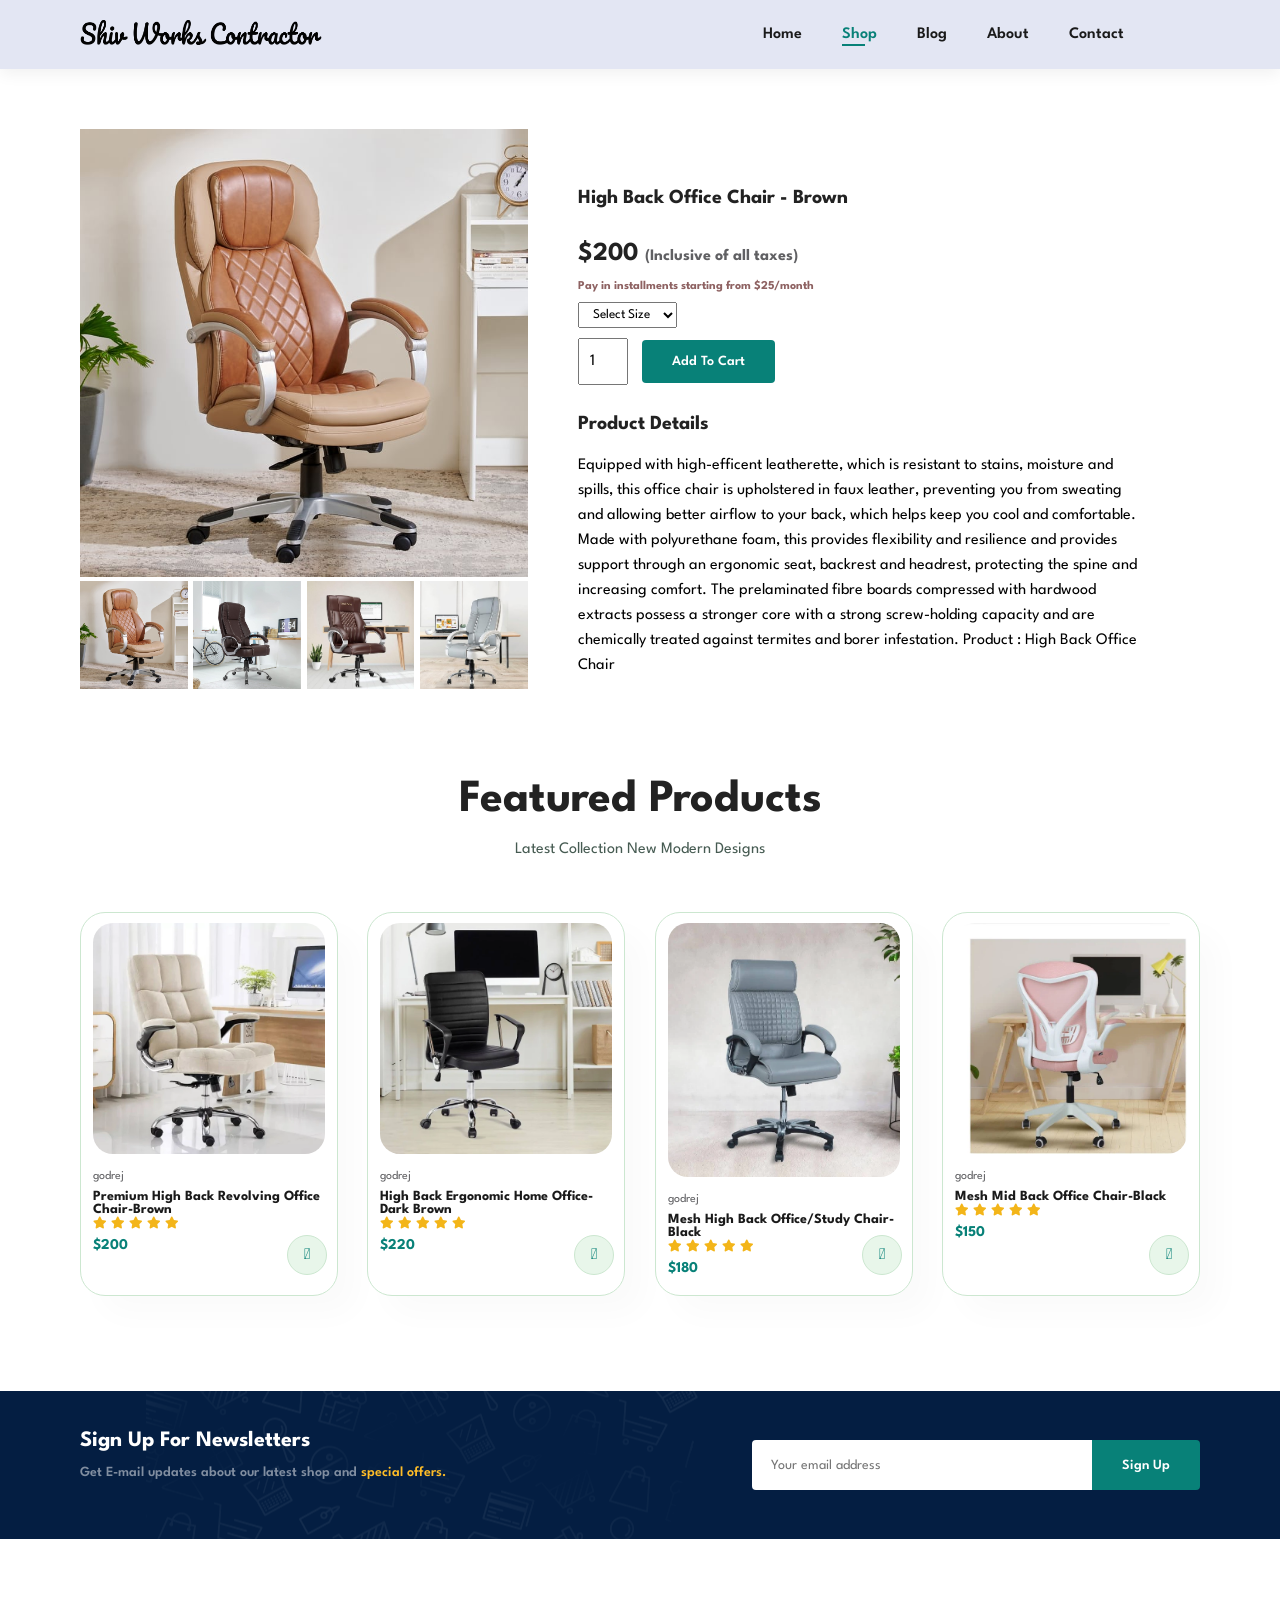
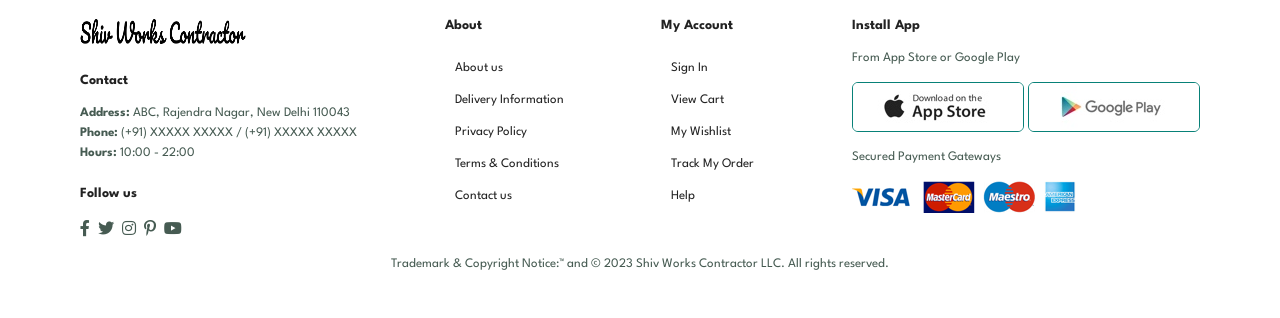
<file: sproduct.html>
<!DOCTYPE html>
<html lang="en">
  <head>
    <meta charset="UTF-8" />
    <meta http-equiv="X-UA-Compatible" content="IE = edge" />
    <meta name="viewport" content="width=device-width, initial-scale=1.0" />
    <title>ECommerce Website</title>
    <link
      rel="stylesheet"
      href="https://pro.fontawesome.com/releases/v5.10.0/css/all.css"
    />
    <link rel="stylesheet" href="style.css" />
  </head>

  <body>
    <section id="header">
      <a href="#"
        ><img src="img/logo.png" width="90%" height="25dp" class="logo" alt=""
      /></a>

      <div>
        <ul id="navbar">
          <li><a href="index.html">Home</a></li>
          <li><a class="active" href="shop.html">Shop</a></li>
          <li><a href="blog.html">Blog</a></li>
          <li><a href="about.html">About</a></li>
          <li><a href="contact.html">Contact</a></li>
          <li id="lg-bag">
            <a href="cart.html"><i class="far fa-shopping-bag"></i></a>
          </li>
          <a href="#" id="close"><i class="far fa-times"></i></a>
        </ul>
      </div>
      <div id="mobile">
        <a href="cart.html"><i class="far fa-shopping-bag"></i></a>
        <i id="bar" class="fas fa-outdent"></i>
      </div>
    </section>

    <section id="prodetails" class="section-p1">
      <div class="single-pro-image">
        <img src="img/products/f1.jpg" width="100%" id="MainImg" alt="" />
        <div class="small-img-group">
          <div class="small-img-col">
            <img
              src="img/products/f1.jpg"
              width="100%"
              class="small-img"
              alt=""
            />
          </div>
          <div class="small-img-col">
            <img
              src="img/products/f2.jpg"
              width="100%"
              class="small-img"
              alt=""
            />
          </div>
          <div class="small-img-col">
            <img
              src="img/products/f6.jpg"
              width="100%"
              class="small-img"
              alt=""
            />
          </div>
          <div class="small-img-col">
            <img
              src="img/products/f7.jpg"
              width="100%"
              class="small-img"
              alt=""
            />
          </div>
        </div>
      </div>

      <div class="single-pro-details">
        <h4>High Back Office Chair - Brown</h4>
        <h2>$200 <span>(Inclusive of all taxes)</span></h2>
        <h6>Pay in installments starting from $25/month</h6>
        <select>
          <option>Select Size</option>
          <option>Free Size</option>
          <option>XXL</option>
          <option>XL</option>
          <option>M</option>
          <option>S</option>
        </select>
        <input type="number" value="1" />
        <button class="normal">Add To Cart</button>
        <h4>Product Details</h4>
        <span>
          Equipped with high-efficent leatherette, which is resistant to stains, moisture and spills, this office chair is upholstered in faux leather, preventing you from sweating and allowing better airflow to your back, which helps keep you cool and comfortable. Made with polyurethane foam, this provides flexibility and resilience and provides support through an ergonomic seat, backrest and headrest, protecting the spine and increasing comfort. The prelaminated fibre boards compressed with hardwood extracts possess a stronger core with
          a strong screw-holding capacity and are chemically treated against termites and borer infestation.
          Product : High Back Office Chair
        </span>
      </div>
    </section>

    <section id="product1" class="section-p1">
        <h2>Featured Products</h2>
        <p>Latest Collection New Modern Designs</p>
        <div class="pro-container">
            <div class="pro">
                <img src="img/products/n1.jpg" alt="">
                <div class="des">
                    <span>godrej</span>
                    <h5>Premium High Back Revolving Office Chair-Brown</h5>
                    <div class="star">
                        <i class="fas fa-star"></i>
                        <i class="fas fa-star"></i>
                        <i class="fas fa-star"></i>
                        <i class="fas fa-star"></i>
                        <i class="fas fa-star"></i>
                    </div>
                    <h4>$200</h4>
                </div>
                <a href="#"><i class="fal fa-shopping-cart cart"></i></a>
            </div>
            <div class="pro">
                <img src="img/products/n2.jpg" alt="">
                <div class="des">
                    <span>godrej</span>
                    <h5>High Back Ergonomic Home Office-Dark Brown</h5>
                    <div class="star">
                        <i class="fas fa-star"></i>
                        <i class="fas fa-star"></i>
                        <i class="fas fa-star"></i>
                        <i class="fas fa-star"></i>
                        <i class="fas fa-star"></i>
                    </div>
                    <h4>$220</h4>
                </div>
                <a href="#"><i class="fal fa-shopping-cart cart"></i></a>
            </div>
            <div class="pro">
                <img src="img/products/n3.jpg" alt="">
                <div class="des">
                    <span>godrej</span>
                    <h5>Mesh High Back Office/Study Chair-Black</h5>
                    <div class="star">
                        <i class="fas fa-star"></i>
                        <i class="fas fa-star"></i>
                        <i class="fas fa-star"></i>
                        <i class="fas fa-star"></i>
                        <i class="fas fa-star"></i>
                    </div>
                    <h4>$180</h4>
                </div>
                <a href="#"><i class="fal fa-shopping-cart cart"></i></a>
            </div>
            <div class="pro">
                <img src="img/products/n4.jpg" alt="">
                <div class="des">
                    <span>godrej</span>
                    <h5>Mesh Mid Back Office Chair-Black</h5>
                    <div class="star">
                        <i class="fas fa-star"></i>
                        <i class="fas fa-star"></i>
                        <i class="fas fa-star"></i>
                        <i class="fas fa-star"></i>
                        <i class="fas fa-star"></i>
                    </div>
                    <h4>$150</h4>
                </div>
                <a href="#"><i class="fal fa-shopping-cart cart"></i></a>
            </div>         
        </div>
    </section>

    <section id="newsletter" class="section-p1 section-m1">
      <div class="newstext">
        <h4>Sign Up For Newsletters</h4>
        <p>
          Get E-mail updates about our latest shop and
          <span>special offers.</span>
        </p>
      </div>
      <div class="form">
        <input type="text" placeholder="Your email address" />
        <button class="normal">Sign Up</button>
      </div>
    </section>

    <footer class="section-p1">
      <div class="col">
        <img class="logo" src="img/logo.png" alt="" width="60%" height="25dp" />
        <h4>Contact</h4>
        <p>
          <strong>Address:</strong> ABC, Rajendra Nagar, New Delhi
          110043
        </p>
        <p><strong>Phone:</strong> (+91) XXXXX XXXXX / (+91) XXXXX XXXXX</p>
        <p><strong>Hours:</strong> 10:00 - 22:00</p>
        <div class="follow">
          <h4>Follow us</h4>
          <div class="icon">
            <i class="fab fa-facebook-f"></i>
            <i class="fab fa-twitter"></i>
            <i class="fab fa-instagram"></i>
            <i class="fab fa-pinterest-p"></i>
            <i class="fab fa-youtube"></i>
          </div>
        </div>
      </div>

      <div class="col">
        <h4>About</h4>
        <a href="#">About us</a>
        <a href="#">Delivery Information</a>
        <a href="#">Privacy Policy</a>
        <a href="#">Terms & Conditions</a>
        <a href="#">Contact us</a>
      </div>

      <div class="col">
        <h4>My Account</h4>
        <a href="#">Sign In</a>
        <a href="#">View Cart</a>
        <a href="#">My Wishlist</a>
        <a href="#">Track My Order</a>
        <a href="#">Help</a>
      </div>

      <div class="col install">
        <h4>Install App</h4>
        <p>From App Store or Google Play</p>
        <div class="row">
          <img src="img/pay/app.jpg" alt="" />
          <img src="img/pay/play.jpg" alt="" />
        </div>
        <p>Secured Payment Gateways</p>
        <img src="img/pay/pay.png" alt="" />
      </div>

      <div class="copyright">
        <p>
          Trademark & Copyright Notice:™ and © 2023 Shiv Works Contractor LLC.
          All rights reserved.
        </p>
      </div>
    </footer>

    <script>
        var MainImg = document.getElementById("MainImg");
        var smallimg = document.getElementsByClassName("small-img");

        smallimg[0].onclick = function(){
            MainImg.src = smallimg[0].src;
        }
        smallimg[1].onclick = function(){
            MainImg.src = smallimg[1].src;
        }
        smallimg[2].onclick = function(){
            MainImg.src = smallimg[2].src;
        }
        smallimg[3].onclick = function(){
            MainImg.src = smallimg[3].src;
        }
    </script>

    <script src="script.js"></script>
  </body>
</html>
</file>
<file: style.css>
@import url("https://fonts.googleapis.com/css2?family=Spartan:wght@100;200;300;400;500;600;700;800;900&display=swap");
* {
  margin: 0;
  padding: 0;
  box-sizing: border-box;
  font-family: "Spartan", sans-serif;
}

html {
  scroll-behavior: smooth;
}

/* Global Styles */
h1 {
  font-size: 50px;
  line-height: 64px;
  color: #222;
}

h2 {
  font-size: 46px;
  line-height: 54px;
  color: #222;
}

h4 {
  font-size: 20px;
  color: #222;
}

h6 {
  font-weight: 700;
  font-size: 12px;
}

p {
  font-size: 16px;
  color: #465b52;
  margin: 15px 0 20px 0;
}

.section-p1 {
  padding: 40px 80px;
}

.section-m1 {
  margin: 40px 0;
}

button.normal{
    font-size: 14px;
    font-weight: 600;
    padding: 15px 30px;
    color: #000;
    background-color: #fff;
    border-radius: 4px;
    cursor: pointer;
    border: none;
    outline: none;
    transition: 0.2s;
}

button.white{
    font-size: 13px;
    font-weight: 600;
    padding: 11px 18px;
    color: #fff;
    background-color: transparent;
    cursor: pointer;
    border: 1px solid #fff;
    outline: none;
    transition: 0.2s;
}

body {
  width: 100%;
}

/* Header Start */
#header{
    display: flex;
    align-items: center;
    justify-content: space-between;
    padding: 20px 80px;
    background: #E3E6F3;
    box-shadow: 0 5px 15px rgba(0,0,0,0.06);
    position: sticky;
    z-index: 999;
    top: 0;
    left: 0;
}

#navbar{
    display: flex;
    align-items: center;
    justify-content: center;
}

#navbar li{
    list-style: none;
    padding: 0 20px;
    position: relative;
}

#navbar li a{
    text-decoration: none;
    font-size: 16px;
    font-weight: 600;
    color: #1a1a1a;
    transition: 0.3s ease;
}

#navbar li a:hover,
#navbar li a.active{
    color: #088178;
}

#navbar li a.active::after,
#navbar li a:hover::after{
    content: "";
    width: 30%;
    height: 2px;
    background-color: #088178;
    position: absolute;
    bottom: -4px;
    left: 20px;
}

#mobile{
    display: none;
    align-items: center;
}

#close{
    display: none;
}

/* Home page  */
#hero{
    background-image: url("img/b1.jpg");
    height: 105vh;
    width: 100%;
    background-size: cover;
    background-position: top 15% right 0;
    padding: 0 80px;
    display: flex;
    flex-direction: column;
    align-items: flex-start;
    justify-content: center;
}

#hero h4{
    padding-bottom: 15px;
}

#hero h1{
    color: #088178;
}

#hero p{
    color: #fff;
}

#hero button{
    background-image: url("img/button.png");
    background-color: transparent;
    color: #088178;
    border: 0;
    padding: 14px 80px 14px 65px;
    background-repeat: no-repeat;
    cursor: pointer;
    font-weight: 700;
    font-size: 15px;
}

#feature{
    display: flex;
    align-items: center;
    justify-content: space-between;
    flex-wrap: wrap;
}

#feature .fe-box{
    width: 180px;
    text-align: center;
    padding: 25px 15px;
    box-shadow: 20px 20px 34px rgba(0,0,0,0.03);
    border: 1px solid #cce7d0;
    border-radius: 4px;
    margin: 15px 0;
}

#feature .fe-box:hover{
    box-shadow: 10px 10px 54px rgba(70,62,221,0.1);
}

#feature .fe-box img{
    width: 100%;
    margin-bottom: 10px;
}

#feature .fe-box h6{
    display: inline-block;
    padding: 9px 8px 6px 8px;
    line-height: 1;
    border-radius: 4px;
    color: #088178;
    background-color: #fddde4;
}

#feature .fe-box:nth-child(2) h6{
    background-color: #cdebbc;
}

#feature .fe-box:nth-child(3) h6{
    background-color: #d1e8f2;
}

#feature .fe-box:nth-child(4) h6{
    background-color: #cdd4f8;
}

#feature .fe-box:nth-child(5) h6{
    background-color: #f6dbf6;
}

#feature .fe-box:nth-child(6) h6{
    background-color: #fff2e5;
}

#product1{
    text-align: center;
}

#product1 .pro-container{
    display: flex;
    justify-content: space-between;
    padding-top: 20px;
    flex-wrap: wrap;
}

#product1 .pro{
    width: 23%;
    min-width: 250px;
    padding: 10px 12px;
    border: 1px solid #cce7d0;
    border-radius: 25px;
    cursor: pointer;
    box-shadow: 20px 20px 30px rgba(0, 0, 0, 0.02);
    margin: 15px 0;
    transition: 0.2s ease;
    position: relative;
}


#product1 .pro:hover{
    box-shadow: 20px 20px 30px rgba(0, 0, 0, 0.06);
}

#product1 .pro img{
    width: 100%;
    border-radius: 20px;
}

#product1 .pro .des{
    text-align: start;
    padding: 10px 0;
}

#product1 .pro .des span{
    color: #606063;
    font-size: 12px;
}

#product1 .pro .des h5{
    padding-top: 7px;
    color: #1a1a1a;
    font-size: 14px;
}

#product1 .pro .des i{
    font-size: 12px;
    color: rgb(243, 181, 25);
}

#product1 .pro .des h4{
    padding-top: 7px;
    font-size: 15px;
    font-weight: 700;
    color: #088178;
}

#product1 .pro .cart{
    width: 40px;
    height: 40px;
    line-height: 40px;
    border-radius: 50px;
    background-color: #e8f6ea;
    font-weight: 500;
    color: #088178;
    border: 1px solid #cce7d0;
    position: absolute;
    bottom: 20px;
    right: 10px;
}

#banner{
    display: flex;
    flex-direction: column;
    justify-content: center;
    align-items: center;
    text-align: center;
    background-image: url("img/banner/b3.jpg");
    width: 100%;
    height: 40vh;
    background-size: cover;
    background-position: center;
}

#banner h4{
    color: #fff;
    font-size: 16px;
}

#banner h2{
    color: #fff;
    font-size: 30px;
    padding: 10px 0;
}

#banner h2 span{
    color: #ef3636;
}

#banner button:hover{
    background-color: #088178;
    color: #fff;
}

#sm-banner{
    display: flex;
    justify-content: space-between;
    flex-wrap: wrap;
}

#sm-banner .banner-box{
    display: flex;
    flex-direction: column;
    justify-content: center;
    align-items: flex-start;
    text-align: center;
    background-image: url("img/banner/b2.jpg");
    width: 670px;
    height: 50vh;
    background-size: cover;
    background-position: center;
    padding: 30px;
}

#sm-banner .banner-box2{
    background-image: url("img/banner/b7.jpg");
}

#sm-banner h4{
    color: #fff;
    font-size: 20px;
    font-weight: 300;
}

#sm-banner h2{
    color: #fff;
    font-size: 28px;
    font-weight: 800;
}

#sm-banner span{
    color: #fff;
    font-size: 14px;
    font-weight: 500;
    padding-bottom: 15px;
}

#sm-banner .banner-box:hover button{
    background-color: #088178;
    border: 1px solid #088178;
}

#banner3{
    display: flex;
    justify-content: space-between;
    flex-wrap: wrap;
    padding: 0 80px;
}

#banner3 .banner-box{
    display: flex;
    flex-direction: column;
    justify-content: center;
    align-items: flex-start;
    background-image: url("img/banner/b22.jpg");
    min-width: 30%;
    height: 30vh;
    background-size: cover;
    background-position: center;
    padding: 20px;
    margin-bottom: 20px;
}

#banner3 .banner-box2{
    background-image: url("img/banner/b19.jpg");
}

#banner3 .banner-box3{
    background-image: url("img/banner/b23.jpg");
}

#banner3 h2{
    color: #fff;
    font-weight: 900;
    font-size: 23px;
}

#banner3 h3{
    color: #8e6262;
    font-weight: 700;
    font-size: 20px;
}

#banner3 h4{
    color: #e10909;
    font-weight: 650;
    font-size: 18px;
}

#banner3 h5{
    color: #000;
    font-weight: 500;
    font-size: 15px;
}

#banner3 .banner-box2 h2{
    color: #fff;
}

#banner3 .banner-box2 h3{
    color: #e10909;
}

#banner3 .banner-box3 h2{
    color: #fff;
}

#banner3 .banner-box3 h3{
    color: #e10909;
}

#newsletter{
    display: flex;
    justify-content: space-between;
    flex-wrap: wrap;
    align-items: center;
    background-image: url("img/banner/b14.png");
    background-repeat: no-repeat;
    background-position: 20% 30%;
    background-color: #041e42;
}

#newsletter h4{
    font-size: 22px;
    font-weight: 700;
    color: #fff;
}

#newsletter p{
    font-size: 14px;
    font-weight: 600;
    color: #818ea0;
}

#newsletter p span{
    color: #ffbd27;
}

#newsletter .form{
    display: flex;
    width: 40%;
}

#newsletter input{
    height: 3.125rem;
    padding: 0 1.25em;
    font-size: 14px;
    width: 100%;
    border: 1px solid transparent;
    border-radius: 4px;
    outline: none;
    border-top-right-radius: 0;
    border-bottom-right-radius: 0;
}

#newsletter button{
    background-color: #088178;
    color: #fff;
    white-space: nowrap;
    border-top-left-radius: 0;
    border-bottom-left-radius: 0;
}

footer{
    display: flex;
    flex-wrap: wrap;
    justify-content: space-between;
}

footer .col{
    display: flex;
    flex-direction: column;
    align-items: flex-start;
    margin-bottom: 20px;
}

footer .logo{
    margin-bottom: 30px;
}

footer h4{
    font-size: 14px;
    padding-bottom: 20px;
}

footer p{
    font-size: 13px;
    margin: 0 0 8px 0;
}

footer a{
    font-size: 13px;
    text-decoration: none;
    color: #222;
    margin: 10px;
}

footer .follow{
    margin-top: 20px;
}

footer .follow i{
    color: #465b52;
    padding-right: 4px;
    cursor: pointer;
}

footer .follow i:hover, 
footer a:hover{
    color: #088178;
}

footer .install .row img{
    border: 1px solid #088178;
    border-radius: 6px;
}

footer .install img{
    margin: 10px 0 15px 0;
}

footer .copyright{
    width: 100%;
    text-align: center;
}

/* Shop Page */
#page-header{
    background-image: url("img/banner/b24.jpg");
    width: 100%;
    height: 40vh;
    background-size: cover;
    background-position: top 65% right 0;
    display: flex;
    justify-content: center;
    text-align: center;
    flex-direction: column;
    padding: 14px;
}

#page-header h2,
#page-header p{
    color: #fff;
}

#pagination{
    text-align: center;
}

#pagination a{
    text-decoration: none;
    background-color: #088178;
    padding: 15px 20px;
    border-radius: 4px;
    color: #fff;
    font-weight: 600;
}

#pagination a i{
    font-size: 16px;
    font-weight: 600;
}

/* Single product */

#prodetails{
    display: flex;
    margin-top: 20px;
}


#prodetails .single-pro-image{
    width: 40%;
    margin-right: 50px;
}

.small-img-group{
    display: flex;
    justify-content: space-between;
}

.small-img-col{
    flex-basis: 24%;
    cursor: pointer;
}

#prodetails .single-pro-details{
    width: 50%;
    padding-top: 30px;
}

#prodetails .single-pro-details h4{
    padding: 30px 0 20px 0;
}

#prodetails .single-pro-details h2{
    font-size: 26px;
}

#prodetails .single-pro-details h2 span{
    color: #606063;
    font-size: 16px;
}

#prodetails .single-pro-details h6{
    color: #8e6262;
}

#prodetails .single-pro-details select{
    display: block;
    padding: 5px 10px;
    margin-bottom: 10px;
    margin-top: 10px;
}

#prodetails .single-pro-details input{
    width: 50px;
    height: 47px;
    padding-left: 10px;
    font-size: 16px;
    margin-right: 10px;
}

#prodetails .single-pro-details input:focus{
    outline: none;
}

#prodetails .single-pro-details  button{
    background-color: #088178;
    color: #fff;
}

#prodetails .single-pro-details span{
    line-height: 25px;
}

/* Blog page */
#page-header.blog-header{
    background-image: url("img/b20.jpg");
    background-position: top 5% right 0;
}

#blog{
    padding: 150px 150px 0 150px;
}

#blog .blog-box{
    display: flex;
    align-items: center;
    width: 100%;
    position: relative;
    padding-bottom: 90px;
}

#blog .blog-img{
    width: 50%;
    margin-right: 40px;
}

#blog img{
    width: 100%;
    height: 300px;
    object-fit: cover;
}


#blog .blog-details{
    width: 50%;
}

#blog .blog-details a{
    text-decoration: none;
    font-size: 11px;
    color: #000;
    font-weight: 700;
    position: relative;
    transition: 0.3s;
}

#blog .blog-details a::after{
    content: "";
    width: 50px;
    height: 1px;
    background-color: #000;
    position: absolute;
    top: 4px;
    right: -60px;
}

#blog .blog-details a:hover{
    color: #088178;
}

#blog .blog-details a:hover::after{
    color: #088178;
}

#blog .blog-box h1{
    position: absolute;
    top: -40px;
    left: 0;
    font-size: 70px;
    font-weight: 700;
    color: #c9cbce;
    z-index: -9;
}

/* About Page  */
#page-header.about-header{
    background-image: url("img/About/banner.jpg");
    background-position: top 40% right 0;
}

#about-head{
    display: flex;
    align-items: center;
}

#about-head img{
    width: 50%;
    height: auto;
}

#about-head div{
    padding-left: 40px;
}

#about-app{
    text-align: center;
}

#about-app .video{
    width: 70%;
    height: 100%;
    margin: 30px auto 0 auto;
}

#about-app .video video{
    width: 100%;
    height: 100%;
    border-radius: 20px;
}


/* Contact Us  */
#page-header.contact-header{
    background-image: url("img/contact/contact.png");
    background-position: top 20% right 0;
}

#contact-details{
    display: flex;
    align-items: center;
    justify-content: space-between;
}

#contact-details .details{
    width: 40%;
}

#contact-details .details span,
#form-details form span{
    font-size: 12px;
}

#contact-details .details h2,
#form-details form h2{
    font-size: 26px;
    line-height: 35px;
    padding: 20px 0;
}

#contact-details .details h3{
    font-size: 16px;
    padding-bottom: 15px;
}

#contact-details .details li{
    list-style: none;
    display: flex;
    padding: 10px 0;
}

#contact-details .details li i{
    font-size: 14px;
    padding-right: 22px;
}

#contact-details .details li p{
    margin: 0;
    font-size: 14px;
}

#contact-details .map{
    width: 55%;
    height: 400px;
}

#contact-details .map iframe{
    width: 100%;
    height: 100%;
}

/* form page  */

#form-details{
    display: flex;
    justify-content: space-between;
    margin: 30px;
    padding: 100px;
    border: 1px solid #e1e1e1;
}

#form-details form{
    width: 65%;
    display: flex;
    flex-direction: column;
    align-items: flex-start;
}

#form-details form input,
#form-details form textarea{
    width: 100%;
    padding: 12px 15px;
    outline: none;
    margin-bottom: 20px;
    border: 1px solid #e1e1e1;
}

#form-details form button{
    background-color: #088178;
    color: #fff;
}

#form-details .people div{
    padding-bottom: 25px;
    display: flex;
    align-items: flex-start;
}

#form-details .people div img{
    width: 85px;
    height: 85px;
    border-radius: 40px;
    object-fit: cover;
    margin-right: 15px;
}

#form-details .people div p{
    margin: 0;
    font-size: 13px;
    line-height: 25px;
}

#form-details .people div p span{
    display: block;
    font-size: 16px;
    font-weight: 600;
    color: #000;
}

/* Cart Page  */

#page-header.cart-header{
    background-image: url("img/banner/cart_banner.jpg");
    background-position: top 40% right 0;
}

#cart{
    overflow-x: auto;
}

#cart table{
    width: 100%;
    border-collapse: collapse;
    table-layout: fixed;
    white-space: nowrap;
}

#cart table thead{
    border: 1px solid #e2e9e1;
    border-left: none;
    border-right: none;
}

#cart table thead td{
    font-weight: 700;
    text-transform: uppercase;
    font-size: 13px;
    padding: 18px 0;
}

#cart table img{
    width: 70px;
}

#cart table td:nth-child(1){
    width: 100px;
    text-align: center;
}

#cart table td:nth-child(2){
    width: 150px;
    text-align: center;
}

#cart table td:nth-child(3){
    width: 250px;
    text-align: center;
}

#cart table td:nth-child(4),
#cart table td:nth-child(5),
#cart table td:nth-child(6){
    width: 150px;
    text-align: center;
}

#cart table td:nth-child(5) input{
    width: 70px;
    padding: 10px 5px 10px 15px;
}

#cart table tbody tr td{
    padding-top: 15px;
}

#cart table tbody td{
    font-size: 13px;
}

#cart-add{
    display: flex;
    flex-wrap: wrap;
    justify-content: space-between;
}

#coupon{
    width: 50%;
    margin-bottom: 30px;
}

#coupon h3,
#subtotal h3{
    padding-bottom: 15px;
}

#coupon input{
    padding: 10px 20px;
    outline: none;
    width: 60%;
    margin-right: 10px;
    border: 1px solid #e2e9e1;
}

#coupon button,
#subtotal button{
    background-color: #088178;
    color: #fff;
    padding: 12px 20px;
}

#subtotal{
    width: 50%;
    margin-bottom: 30px;
    border: 1px solid #e2e9e1;
    padding: 30px;
}

#subtotal table{
    border-collapse: collapse;
    width: 100%;
    margin-bottom: 20px;
}

#subtotal table td{
    width: 50%;
    border: 1px solid #e2e9e1;
    padding: 10px;
    font-size: 13px;
}

/* Start Media Query */
@media(max-width: 799px){
    .section-p1{
        padding: 40px 40px;
    }

    #navbar{
        display: flex;
        flex-direction: column;
        align-items: flex-start;
        justify-content: flex-start;
        position: fixed;
        top: 0;
        right: -300px;
        height: 100vh;
        width: 300px;
        background-color: #E3E6F3;
        box-shadow: 0 40px 60px rgba(0, 0, 0, 0.1);
        padding: 80px 0 0 10px;
        transition: 0.5s;
    }

    #navbar.active{
        right: 0px;
    }

    #navbar li{
        margin-bottom: 25px;
    }

    #mobile{
        display: flex;
        align-items: center;
    }

    #mobile i{
        color: #1a1a1a;
        font-size: 24px;
        padding-left: 20px;
    }

    #close{
        display: initial;
        position: absolute;
        top: 30px;
        left: 30px;
        color: #222;
        font-size: 24px;
    }

    #lg-bag{
        display: none;
    }

    #hero{
        height: 70vh;
        padding: 0 80px;
        background-position: top 30% right 30%;
    }
    
    #feature{
        justify-content: center;
    }

    #feature .fe-box{
        margin: 15px 15px;
    }

    #product1 .pro-container {
        justify-content: center;
    }

    #product1 .pro {
        margin: 15px;
    }

    #banner {
        height: 20vh;
    }

    #sm-banner .banner-box {
        min-width: 100%;
        height: 30vh;
    }

    #sm-banner .banner-box2 {
        margin-top: 20px;
    }

    #banner3 {
        padding: 0 40px;
    }

    #banner3 .banner-box {
        width: 28%;
    }

    #newsletter .form {
        width: 70%;
    }

    /* Contact page  */
    #form-details {
        padding: 20px;
    }

    #form-details form{
        width: 50%;
    }


    
}

@media (max-width: 477px){
    #header {
        padding: 10px 30px;
    }

    h1{
        font-size: 38px;
    }

    h2{
        font-size: 32px;
    }

    #hero{
        padding: 0 20px;
        background-position: 55%;
        position: relative;
    }

    #feature {
        justify-content: space-between;
    }

    #feature .fe-box {
        width: 155px;
        margin: 0 0 15px 0;
    }

    #product1 .pro {
        width: 100%;
    }

    #banner {
        height: 40vh;
    }

    .section-p1 {
        padding: 20px 20px;
    }

    #sm-banner .banner-box {
        height: 40vh;
    }

    #sm-banner .banner-box {
        margin-top: 20px;
    }

    #banner3 {
        padding: 0 20px;
    }

    #banner3 .banner-box {
        width: 100%;
    }

    #newsletter{
        padding: 40px 20px;
    }

    #newsletter .form {
        width: 100%;
    }

    footer .copyright{
        text-align: start;
    }

    /* Single product */
    #prodetails {
        display: flex;
        flex-direction: column;
        flex-wrap: wrap;
    }

    #prodetails .single-pro-image {
        width: 100%;
        margin-right: 0px;
    }

    #prodetails .single-pro-details {
        width: 100%;
    }

    /* Blog Page */
    #blog {
        padding: 100px 20px 0 20px;
    }

    #blog .blog-box {
        display: flex;
        flex-direction: column;
        align-items: flex-start;
    }

    #blog .blog-img {
        width: 100%;
        margin-right: 0px;
        margin-bottom: 30px;
    }

    #blog .blog-details {
        width: 100%;
    }

    /* About Page  */
    #about-head {
        display: flex;
        flex-direction: column;
    }

    #about-head img {
        width: 100%;
    }

    #about-head div {
        padding-left: 0px;
        padding-top: 20px;
    }

    #about-app .video {
        width: 100%;
        height: 100%;
        padding: 20px 20px 20px 20px;
        margin: 0px auto 0 auto;
    }

    /* Contact Page  */
    #contact-details {
        flex-direction: column;
    }

    #contact-details .details {
        width: 100%;
    }

    #contact-details .map {
        width: 100%;
    }

    #form-details {
        flex-direction: column;
    }

    #form-details form {
        width: 100%;
        margin-bottom: 30px;
    }

    /* Cart Page  */
    #cart-add {
        flex-direction: column;
    }

    #coupon {
        width: 100%;
    }

    #subtotal {
        width: 100%;
        padding: 20px;
    }
}
</file>
